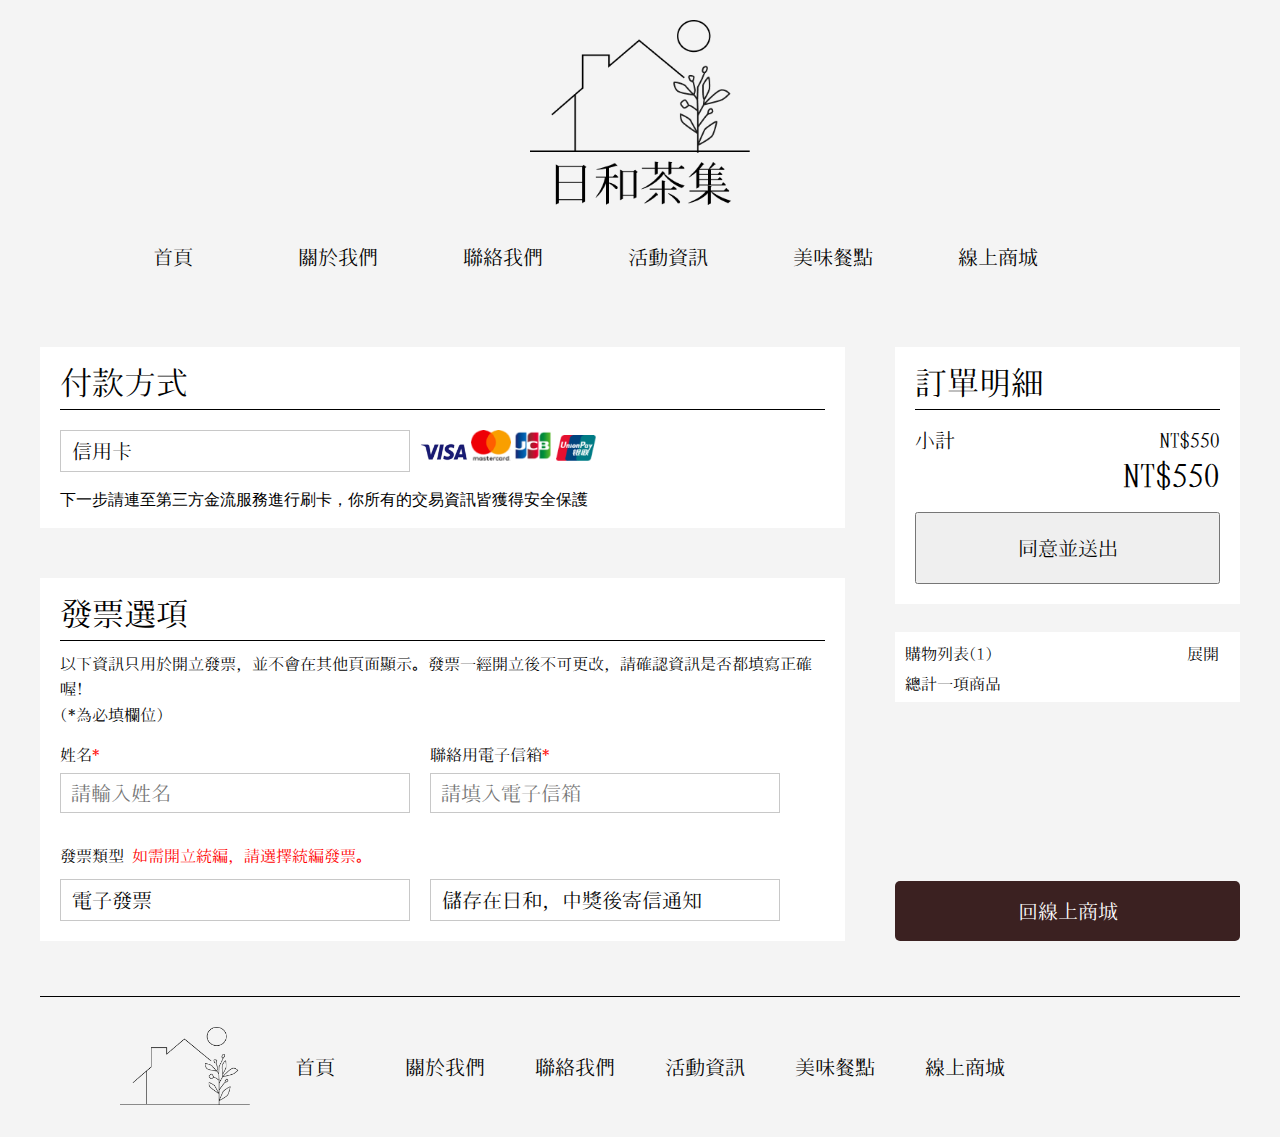
<file: pay.html>
<!DOCTYPE html>
<html lang="en">

<head>
    <meta charset="UTF-8">
    <meta http-equiv="X-UA-Compatible" content="IE=edge">
    <meta name="viewport" content="width=device-width, initial-scale=1.0">
    <title>日和茶集</title>
    <link rel="stylesheet" href="./css/reset.css">

    <link rel="preconnect" href="https://fonts.googleapis.com">
    <link rel="preconnect" href="https://fonts.gstatic.com" crossorigin>
    <link href="https://fonts.googleapis.com/css2?family=Amiri:wght@400;700&display=swap" rel="stylesheet">
    <link href="https://fonts.googleapis.com/css2?family=Amiri&display=swap" rel="stylesheet">

    <link rel="stylesheet" href="./css/nav_footer.css">
    <link rel="stylesheet" href="https://cdnjs.cloudflare.com/ajax/libs/font-awesome/6.3.0/css/all.min.css"
        integrity="sha512-SzlrxWUlpfuzQ+pcUCosxcglQRNAq/DZjVsC0lE40xsADsfeQoEypE+enwcOiGjk/bSuGGKHEyjSoQ1zVisanQ=="
        crossorigin="anonymous" referrerpolicy="no-referrer" />
    <link rel="stylesheet" href="./css/hanamin-master/HanaMin.css">
    <link href="./images/icon.ico" rel="shortcut icon" />

    <link rel="stylesheet" href="./css/pay.css">
</head>

<body>
    <div class="warp">
        <header>
            <div class="logo">
                <a href="./index.html"><img src="./images/Logo.png" alt=""></a>
            </div>
            <ul>
                <li><a href="index.html">首頁</a></li>
                <li><a href="about.html">關於我們</a></li>
                <li><a href="contact.html">聯絡我們</a></li>
                <li><a href="event.html">活動資訊</a></li>
                <li><a href="food.html">美味餐點</a></li>
                <li><a href="productList.html">線上商城</a></li>
                <li><a href="shoppingcar.html"><i class="fa-solid fa-cart-shopping"></i></a></li>
            </ul>
        </header>

        <div class="container">
            <main>
                <div class="main-top">
                    <h4>付款方式</h4>
                    <div class="pay">
                        <div class="btn">
                            <button>
                                <span>信用卡</span>
                                <span class="triangle">
                                    <i class="fa-solid fa-caret-down"></i>
                                </span>
                            </button>
                        </div>
                        <div class="img">
                            <img src="./images/pay/1.png" alt="">
                            <img src="./images/pay/2.png" alt="">
                            <img src="./images/pay/3.png" alt="">
                            <img src="./images/pay/4.png" alt="">
                        </div>

                    </div>
                    <p>下一步請連至第三方金流服務進行刷卡，你所有的交易資訊皆獲得安全保護</p>
                </div>

                
                <div class="main-bottom">
                    <h4>發票選項</h4>
                    <p>以下資訊只用於開立發票，並不會在其他頁面顯示。發票一經開立後不可更改，請確認資訊是否都填寫正確喔! <br>(<span>*</span>為必填欄位)</p>
                    <div class="input-top">
                        <div class="name">
                            <label for="name">姓名<span>*</span></label>
                            <br>
                            <input type="text" id="name" placeholder="請輸入姓名">
                        </div>
                        <div class="email">
                            <label for="email">聯絡用電子信箱<span>*</span></label>
                            <br>
                            <input type="text" id="email" placeholder="請填入電子信箱">
                        </div>
                    </div>
                    <div class="input-buttom">
                        <div class="receipt">
                            <p>發票類型 <span>如需開立統編，請選擇統編發票。</span></p>
                            <button>
                                <span>
                                    電子發票
                                </span>
                                <span class="triangle">
                                    <i class="fa-solid fa-caret-down"></i>
                                </span>
                            </button>
                        </div>
                        <div class="save">
                            <button>
                                <span>儲存在日和，中獎後寄信通知</span>
                                <span class="triangle">
                                    <i class="fa-solid fa-caret-down"></i>
                                </span>
                            </button>
                        </div>
                    </div>
                </div>
            </main>
            <aside>
                <div class="aside-top">
                    <h3>訂單明細</h3>
                    <div class="block1">
                        <p class="left">小計</p>
                        <p class="right">NT$550</p>
                    </div>
                    <div class="block2">
                        <p>NT$550</p>
                    </div>
                    <div class="aside-btn">
                        <button>同意並送出</button>
                    </div>
                </div>
                <div class="aside-center">
                    <div class="block3">
                        <p>購物列表(1)</p>
                        <button>
                            <span>
                                <p>展開</p>
                            </span>
                            <span>
                                <i class="fa-solid fa-caret-down"></i>
                            </span>
                        </button>
                    </div>
                    <div class="block4">
                        <p>總計一項商品</p>
                    </div>
                </div>

                <div class="aside-bottom">
                    <a href="./productList.html">回線上商城</a>
                </div>
            </aside>
        </div>

        <footer>
            <ul>
                <li><a href="index.html"><img src="./images/index/logo.png" alt=""></a></li>
                <li><a href="index.html">首頁</a></li>
                <li><a href="about.html">關於我們</a></li>
                <li><a href="contact.html">聯絡我們</a></li>
                <li><a href="event.html">活動資訊</a></li>
                <li><a href="food.html">美味餐點</a></li>
                <li><a href="productList.html">線上商城</a></li>
                <li><a href=""><i class="fa-brands fa-instagram"></i></a></li>
            </ul>
        </footer>

</body>

</html>
</file>
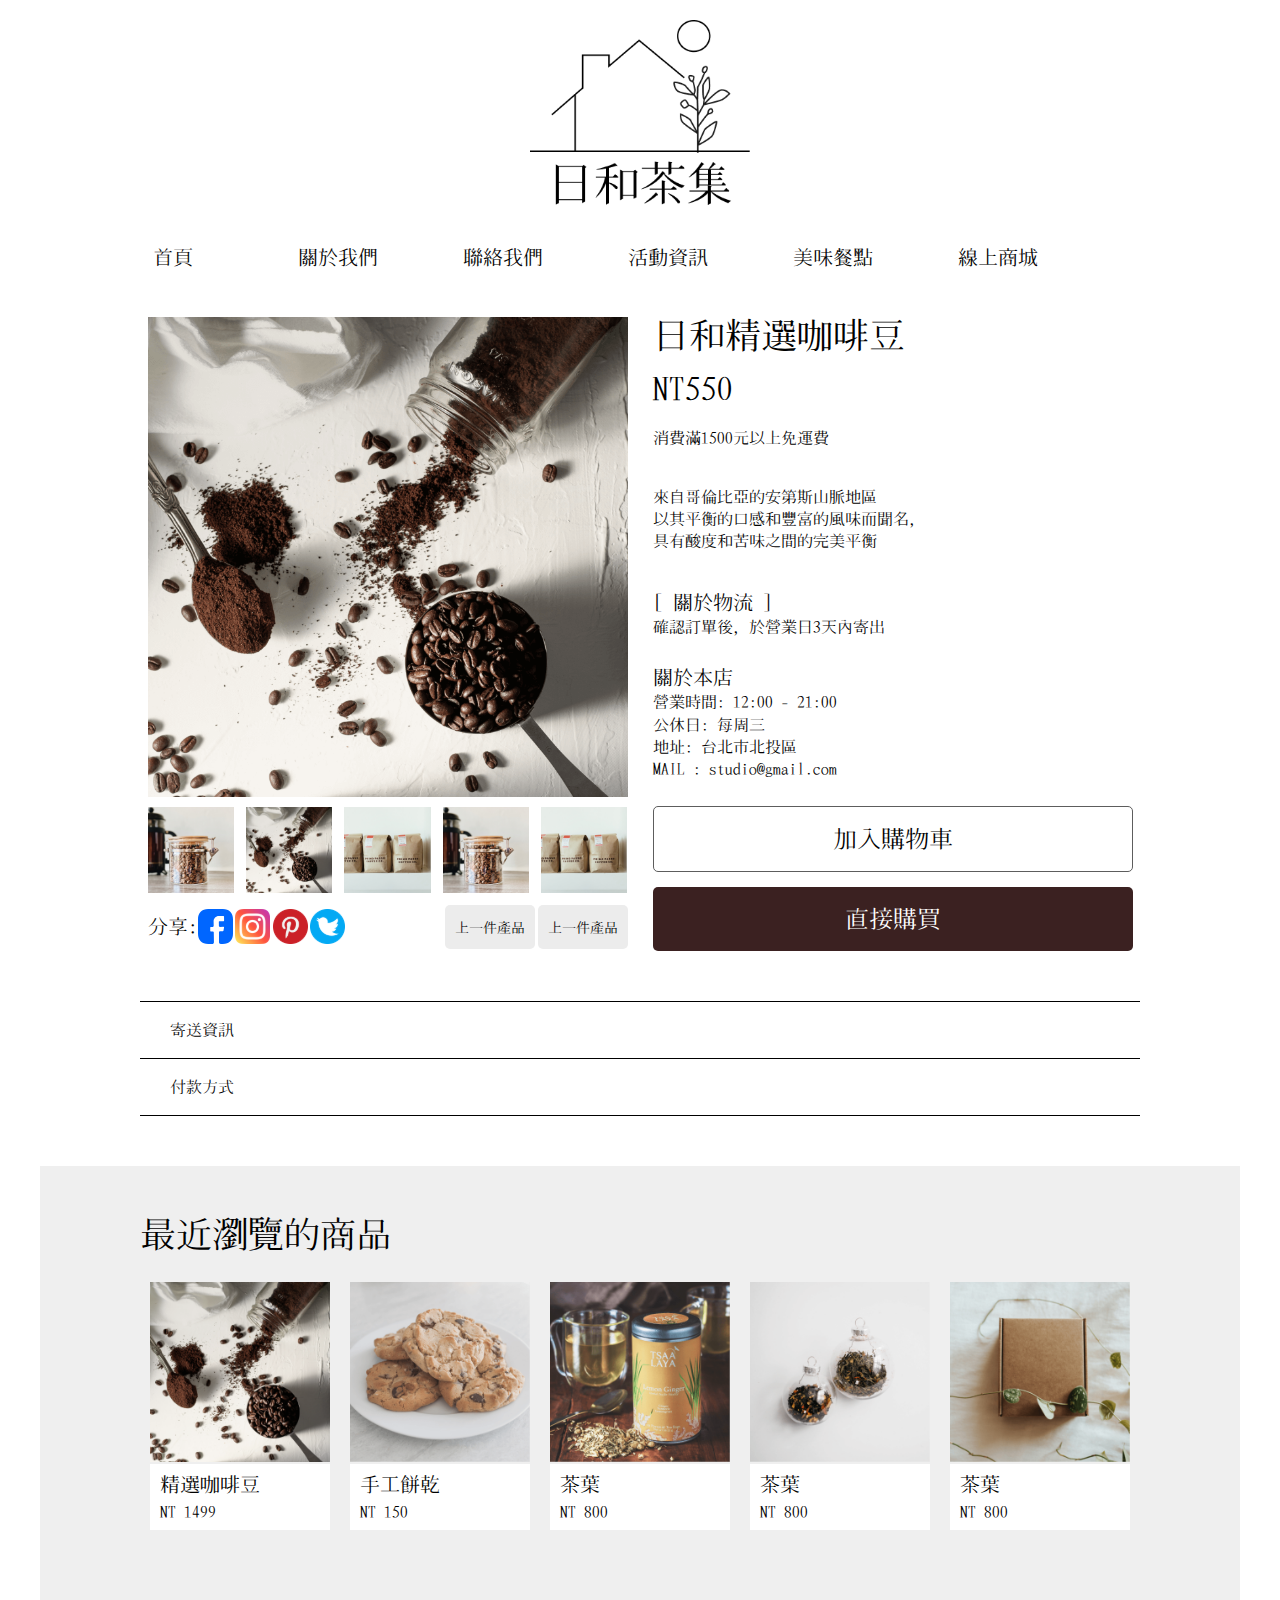
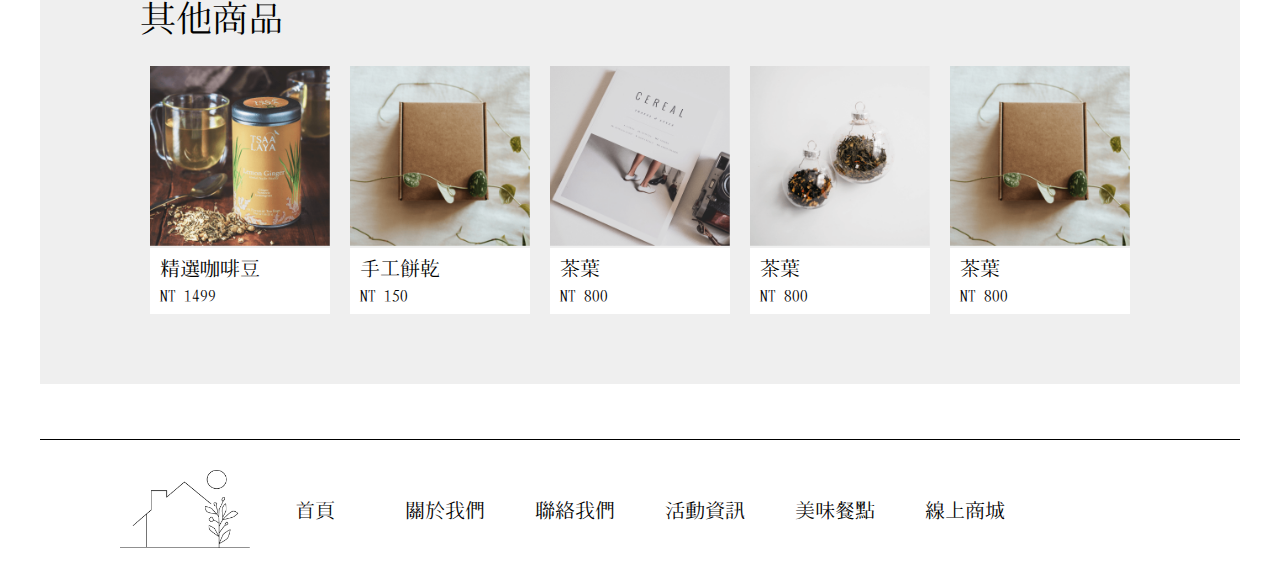
<file: productInner.html>
<!DOCTYPE html>
<html lang="en">

<head>
    <meta charset="UTF-8">
    <meta http-equiv="X-UA-Compatible" content="IE=edge">
    <meta name="viewport" content="width=device-width, initial-scale=1.0">
    <title>日和茶集</title>
    <link rel="stylesheet" href="./css/reset.css">

    <link rel="preconnect" href="https://fonts.googleapis.com">
    <link rel="preconnect" href="https://fonts.gstatic.com" crossorigin>
    <link href="https://fonts.googleapis.com/css2?family=Amiri:wght@400;700&display=swap" rel="stylesheet">
    <link href="https://fonts.googleapis.com/css2?family=Amiri&display=swap" rel="stylesheet">

    <link rel="stylesheet" href="./css/nav_footer.css">
    <link rel="stylesheet" href="https://cdnjs.cloudflare.com/ajax/libs/font-awesome/6.3.0/css/all.min.css"
        integrity="sha512-SzlrxWUlpfuzQ+pcUCosxcglQRNAq/DZjVsC0lE40xsADsfeQoEypE+enwcOiGjk/bSuGGKHEyjSoQ1zVisanQ=="
        crossorigin="anonymous" referrerpolicy="no-referrer" />
    <link rel="stylesheet" href="./css/hanamin-master/HanaMin.css">
    <link href="./images/icon.ico" rel="shortcut icon" />
    <link rel="stylesheet" href="./css/productInner.css">
</head>

<body>
    <div class="warp">
        <header>
            <div class="logo">
                <a href="./index.html"><img src="./images/Logo.png" alt=""></a>
            </div>
            <ul>
                <li><a href="index.html">首頁</a></li>
                <li><a href="about.html">關於我們</a></li>
                <li><a href="contact.html">聯絡我們</a></li>
                <li><a href="event.html">活動資訊</a></li>
                <li><a href="food.html">美味餐點</a></li>
                <li><a href="productList.html">線上商城</a></li>
                <li><a href="shoppingcar.html"><i class="fa-solid fa-cart-shopping"></i></a></li>
            </ul>
        </header>

        <article>
            <section class="sec1">
                <div class="sec1-left">
                    <div class="big-product">
                        <img src="./images/productinner/8.png" alt="">
                    </div>
                    <div class="small-product">
                        <a href="#"><img src="./images/productinner/11.png" alt=""></a>
                        <a href="#"><img src="./images/productinner/9.png" alt=""></a>
                        <a href="#"><img src="./images/productinner/10.png" alt=""></a>
                        <a href="#"><img src="./images/productinner/11.png" alt=""></a>
                        <a href="#"><img src="./images/productinner/10.png" alt=""></a>
                    </div>

                    <div class="bar">
                        <div class="bar-left">
                            <div class="share">
                                <p>分享:</p>
                            </div>
                            <div class="icon-link">
                                <a href="#">
                                    <img src="./images/productinner/fb.svg" alt="">
                                </a>
                                <a href="#">
                                    <img src="./images/productinner/ig.svg" alt="">
                                </a>
                                <a href="#">
                                    <img src="./images/productinner/pinterest.svg" alt="">
                                </a>
                                <a href="#">
                                    <img src="./images/productinner/twitter.svg" alt="">
                                </a>
                            </div>

                        </div>

                        <div class="bar-right">
                            <a href="#"><i class="fa-solid fa-arrow-left"></i>上一件產品</a>
                            <a href="#">上一件產品<i class="fa-solid fa-arrow-right"></i></a>
                        </div>
                    </div>

                </div>


                <div class="sec1-right">
                    <div class="title">
                        <h3>日和精選咖啡豆</h3>
                        <h4><span>NT</span>550</h4>
                    </div>

                    <div class="text1">
                        <p>消費滿1500元以上免運費</p>
                    </div>

                    <div class="text2">
                        <p>
                            來自哥倫比亞的安第斯山脈地區<br>
                            以其平衡的口感和豐富的風味而聞名，<br>
                            具有酸度和苦味之間的完美平衡
                        </p>
                    </div>

                    <div class="text3">
                        <h4>[<span>關於物流</span>]</h4>
                        <p>確認訂單後，於營業日3天內寄出</p>
                    </div>

                    <div class="text4">
                        <h4>關於本店</h4>
                        <p>
                            營業時間: 12:00 - 21:00 <br>
                            公休日: 每周三<br>
                            地址: 台北市北投區<br>
                            MAIL : studio@gmail.com <br>
                        </p>
                    </div>

                    <div class="link">
                        <a href="#">加入購物車</a>
                    </div>
                    <div class="link2">
                        <a href="./pay.html">直接購買</a>
                    </div>
                </div>
            </section>

            <section class="sec2">
                <div class="sec2-top">
                    <a href="#">
                        <i class="fa-solid fa-truck"></i>寄送資訊
                    </a>
                </div>
                <div class="sec2-bottom">
                    <a href="#">
                        <i class="fa-solid fa-sack-dollar"></i>付款方式
                    </a>
                </div>
            </section>

            <section class="sec3">
                <div class="sec3-warp">
                    <div class="sec3-top">
                        <h3>最近瀏覽的商品</h3>
                        <ul>
                            <li>
                                <a href="#">
                                    <img src="./images/productinner/12.png" alt="">
                                    <div class="text-content">
                                        <h4>精選咖啡豆</h4>
                                        <p>NT 1499</p>
                                    </div>
                                </a>
                            </li>
                            <li>
                                <a href="#">
                                    <img src="./images/productinner/1.png" alt="">
                                    <div class="text-content">
                                        <h4>手工餅乾</h4>
                                        <p>NT 150</p>
                                    </div>
                                </a>
                            </li>
                            <li>
                                <a href="#">
                                    <img src="./images/productinner/7.png" alt="">
                                    <div class="text-content">
                                        <h4>茶葉</h4>
                                        <p>NT 800</p>
                                    </div>
                                </a>
                            </li>
                            <li>
                                <a href="#">
                                    <img src="./images/productinner/2.png" alt="">
                                    <div class="text-content">
                                        <h4>茶葉</h4>
                                        <p>NT 800</p>
                                    </div>
                                </a>
                            </li>
                            <li>
                                <a href="#">
                                    <img src="./images/productinner/5.png" alt="">
                                    <div class="text-content">
                                        <h4>茶葉</h4>
                                        <p>NT 800</p>
                                    </div>
                                </a>
                            </li>
                        </ul>
                    </div>
                    <div class="sec3-bottom">
                        <h3>其他商品</h3>
                        <ul>
                            <li>
                                <a href="#">
                                    <img src="./images/productinner/7.png" alt="">
                                    <div class="text-content">
                                        <h4>精選咖啡豆</h4>
                                        <p>NT 1499</p>
                                    </div>
                                </a>
                            </li>
                            <li>
                                <a href="#">
                                    <img src="./images/productinner/5.png" alt="">
                                    <div class="text-content">
                                        <h4>手工餅乾</h4>
                                        <p>NT 150</p>
                                    </div>
                                </a>
                            </li>
                            <li>
                                <a href="#">
                                    <img src="./images/productinner/3.png" alt="">
                                    <div class="text-content">
                                        <h4>茶葉</h4>
                                        <p>NT 800</p>
                                    </div>
                                </a>
                            </li>
                            <li>
                                <a href="#">
                                    <img src="./images/productinner/2.png" alt="">
                                    <div class="text-content">
                                        <h4>茶葉</h4>
                                        <p>NT 800</p>
                                    </div>
                                </a>
                            </li>
                            <li>
                                <a href="#">
                                    <img src="./images/productinner/5.png" alt="">
                                    <div class="text-content">
                                        <h4>茶葉</h4>
                                        <p>NT 800</p>
                                    </div>
                                </a>
                            </li>
                        </ul>
                    </div>
                </div>
            </section>
        </article>


        <footer>
            <ul>
                <li><a href="index.html"><img src="./images/index/logo.png" alt=""></a></li>
                <li><a href="index.html">首頁</a></li>
                <li><a href="about.html">關於我們</a></li>
                <li><a href="contact.html">聯絡我們</a></li>
                <li><a href="event.html">活動資訊</a></li>
                <li><a href="food.html">美味餐點</a></li>
                <li><a href="productList.html">線上商城</a></li>
                <li><a href=""><i class="fa-brands fa-instagram"></i></a></li>
            </ul>
        </footer>
    </div>

</body>

</html>
</file>
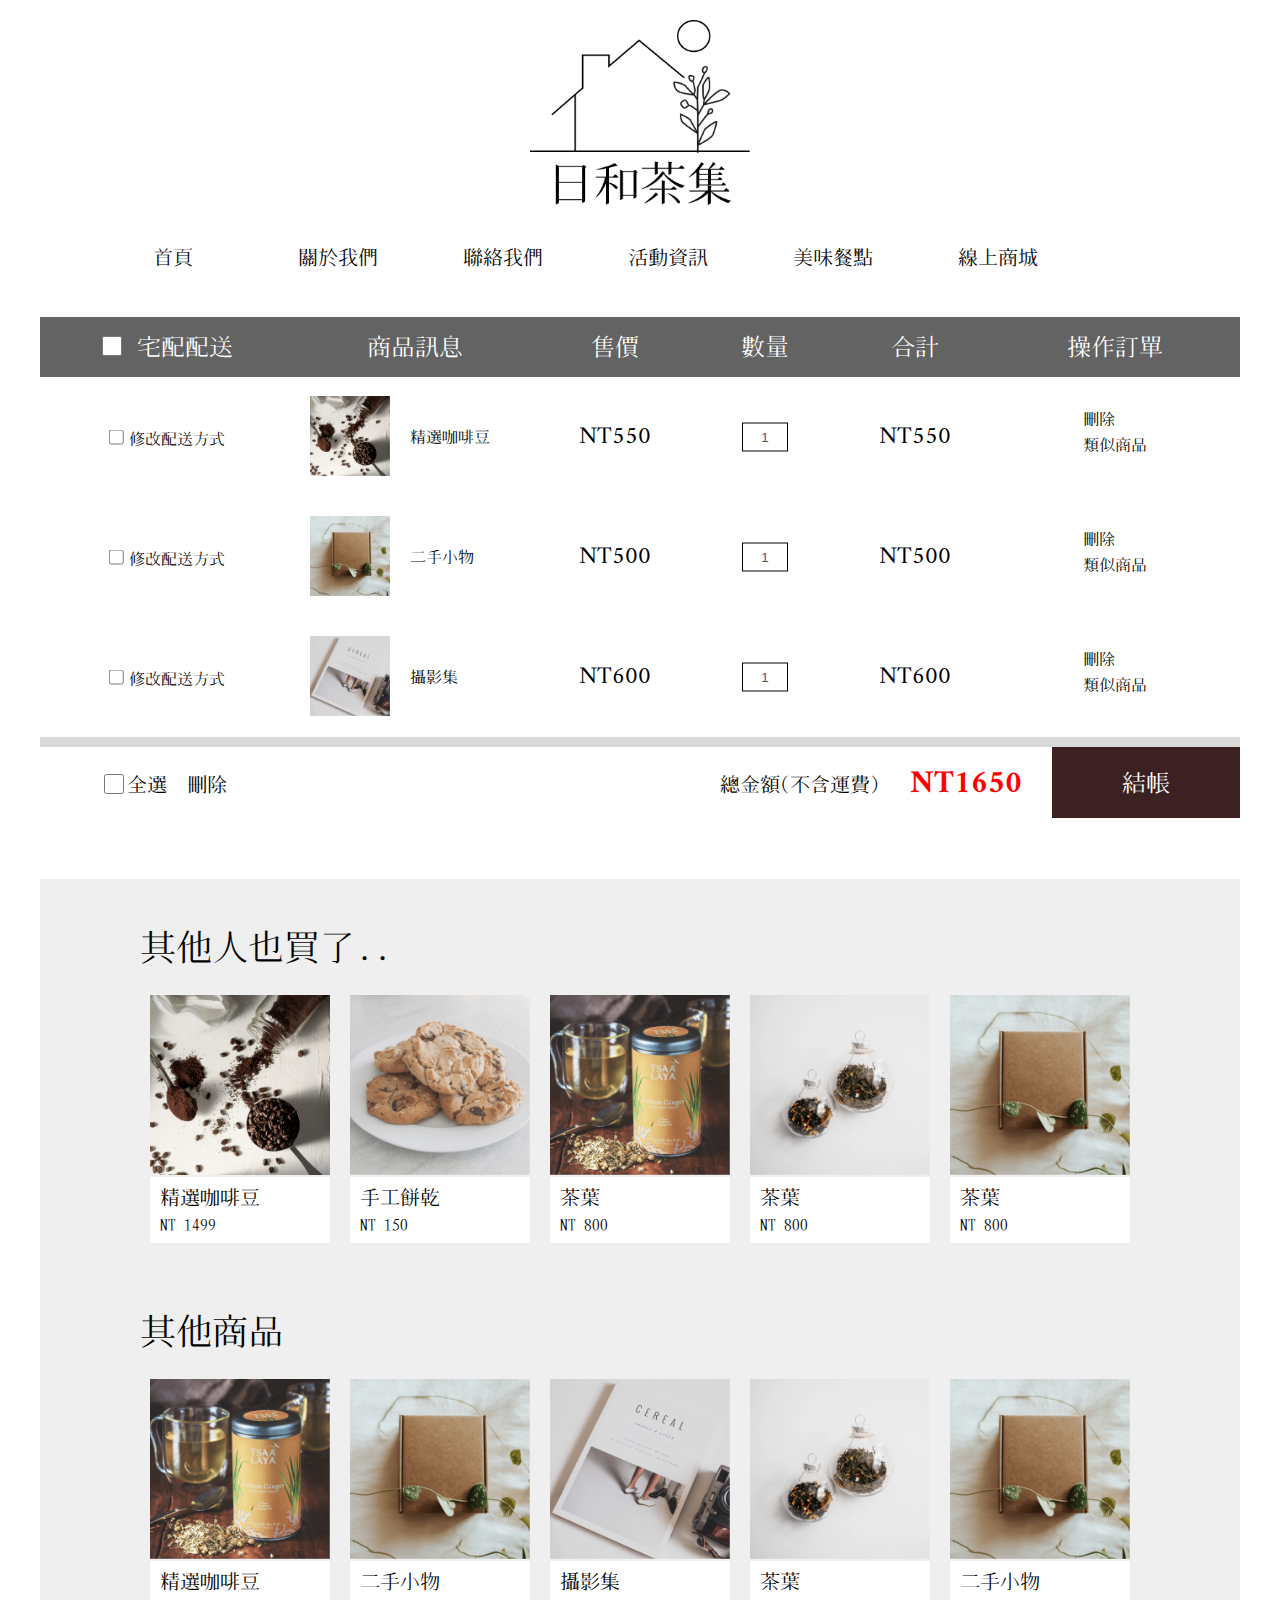
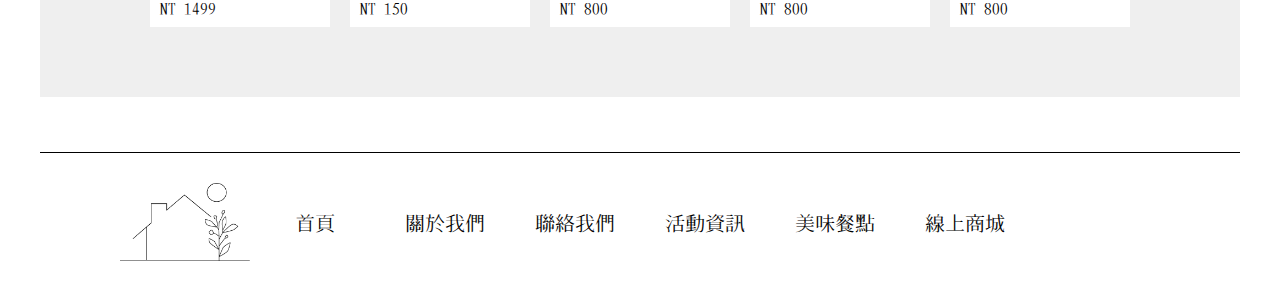
<file: shoppingcar.html>
<!DOCTYPE html>
<html lang="en">

<head>
    <meta charset="UTF-8">
    <meta http-equiv="X-UA-Compatible" content="IE=edge">
    <meta name="viewport" content="width=device-width, initial-scale=1.0">
    <title>日和茶集</title>

    <link rel="stylesheet" href="./css/reset.css">



    <!-- 字體-->
    <link rel="preconnect" href="https://fonts.googleapis.com">
    <link rel="preconnect" href="https://fonts.gstatic.com" crossorigin>
    <link href="https://fonts.googleapis.com/css2?family=Amiri:wght@400;700&display=swap" rel="stylesheet">
    <link href="https://fonts.googleapis.com/css2?family=Amiri&display=swap" rel="stylesheet">

    <link rel="stylesheet" href="https://cdnjs.cloudflare.com/ajax/libs/font-awesome/6.3.0/css/all.min.css"
        integrity="sha512-SzlrxWUlpfuzQ+pcUCosxcglQRNAq/DZjVsC0lE40xsADsfeQoEypE+enwcOiGjk/bSuGGKHEyjSoQ1zVisanQ=="
        crossorigin="anonymous" referrerpolicy="no-referrer" />

    <link rel="stylesheet" href="./css/nav_footer.css">
    <link rel="stylesheet" href="https://cdnjs.cloudflare.com/ajax/libs/font-awesome/6.3.0/css/all.min.css"
        integrity="sha512-SzlrxWUlpfuzQ+pcUCosxcglQRNAq/DZjVsC0lE40xsADsfeQoEypE+enwcOiGjk/bSuGGKHEyjSoQ1zVisanQ=="
        crossorigin="anonymous" referrerpolicy="no-referrer" />
    <link rel="stylesheet" href="./css/hanamin-master/HanaMin.css">
    <link href="./images/icon.ico" rel="shortcut icon" />


    <link rel="stylesheet" href="./css/shoppingcar.css">
</head>

<body>
    <div class="warp">
        <header>
            <div class="logo">
                <a href="./index.html"><img src="./images/Logo.png" alt=""></a>
            </div>
            <ul>
                <li><a href="index.html">首頁</a></li>
                <li><a href="about.html">關於我們</a></li>
                <li><a href="contact.html">聯絡我們</a></li>
                <li><a href="event.html">活動資訊</a></li>
                <li><a href="food.html">美味餐點</a></li>
                <li><a href="productList.html">線上商城</a></li>
                <li><a href="shoppingcar.html"><i class="fa-solid fa-cart-shopping"></i></a></li>
            </ul>
        </header>

        <article>
            <table class="shoppingcar">
                <thead>
                    <tr>
                        <th width="250">
                            <input type="checkbox" id="check" name="check">
                            <span>宅配配送</span>
                        </th>
                        <th width="250">
                            <p>商品訊息</p>
                        </th>
                        <th width="150">
                            <p>售價</p>
                        </th>
                        <th width="150">
                            <p>數量</p>
                        </th>
                        <th width="150">
                            <p>合計</p>
                        </th>
                        <th width="250">
                            <p>操作訂單</p>
                        </th>
                    </tr>
                </thead>

                <tbody>
                    <tr class="cartList">
                        <td>
                            <div class="block1">
                                <input type="checkbox">
                                <span>修改配送方式</span>
                            </div>
                        </td>
                        <td>
                            <div class="block2">
                                <a href="#"><img src="./images/shoppingcar/6.png" alt=""></a>
                                <p>精選咖啡豆</p>
                            </div>
                        </td>
                        <td>
                            <div class="block3">
                                <p>NT<span class="price">550</span></p>
                            </div>
                        </td>
                        <td>
                            <div class="block4">
                                <i class="fa-solid fa-minus minus-btn"></i>
                                <input type="text" value="1" class="numinput" disabled>
                                <i class="fa-solid fa-plus plus-btn"></i>
                            </div>
                        </td>
                        <td>
                            <div class="block5">
                                <span class="totalpay">NT550</span>
                            </div>
                        </td>
                        <td>
                            <div class="block6">
                                <p>刪除</p>
                                <p>類似商品</p>
                            </div>
                        </td>
                    </tr>


                    <tr class="cartList">
                        <td>
                            <div class="block1">
                                <input type="checkbox">
                                <span>修改配送方式</span>
                            </div>
                        </td>
                        <td>
                            <div class="block2">
                                <a href="#"><img src="./images/shoppingcar/5.png" alt=""></a>
                                <p>二手小物</p>
                            </div>
                        </td>
                        <td>
                            <div class="block3">
                                <p>NT<span class="price">500</span></p>
                            </div>
                        </td>
                        <td>
                            <div class="block4">
                                <i class="fa-solid fa-minus minus-btn"></i>
                                <input type="text" value="1" class="numinput" disabled>
                                <i class="fa-solid fa-plus plus-btn"></i>
                            </div>
                        </td>
                        <td>
                            <div class="block5">
                                <span class="totalpay">NT500</span>
                            </div>
                        </td>
                        <td>
                            <div class="block6">
                                <p>刪除</p>
                                <p>類似商品</p>
                            </div>
                        </td>
                    </tr>


                    <tr class="cartList">
                        <td>
                            <div class="block1">
                                <input type="checkbox">
                                <span>修改配送方式</span>
                            </div>
                        </td>
                        <td>
                            <div class="block2">
                                <a href="#"><img src="./images/shoppingcar/3.png" alt=""></a>
                                <p>攝影集</p>
                            </div>
                        </td>
                        <td>
                            <div class="block3">
                                <p>NT<span class="price">600</span></p>
                            </div>
                        </td>
                        <td>
                            <div class="block4">
                                <i class="fa-solid fa-minus minus-btn"></i>
                                <input type="text" value="1" class="numinput" disabled>
                                <i class="fa-solid fa-plus plus-btn"></i>
                            </div>
                        </td>
                        <td>
                            <div class="block5">
                                <span class="totalpay">NT600</span>
                            </div>
                        </td>
                        <td>
                            <div class="block6">
                                <p>刪除</p>
                                <p>類似商品</p>
                            </div>
                        </td>
                    </tr>

                    <tr class="bar">
                        <td colspan="6"></td>
                    </tr>
                </tbody>
            </table>


            <section class="sec-block">
                <div class="sec-left">
                    <input type="checkbox">
                    <span class="text1">全選</span>
                    <a href="#"><span class="text2">刪除</span></a>
                </div>
                <div class="sec-right">

                    <span>總金額(不含運費)</span>
                    <span class="total">NT1650</span>
                    <a href="./pay.html">結帳</a>
                </div>
            </section>

            <section class="sec3">
                <div class="sec3-warp">
                    <div class="sec3-top">
                        <h3>其他人也買了..</h3>
                        <ul>
                            <li>
                                <a href="#">
                                    <img src="./images/productinner/12.png" alt="">
                                    <div class="text-content">
                                        <h4>精選咖啡豆</h4>
                                        <p>NT 1499</p>
                                    </div>
                                </a>
                            </li>
                            <li>
                                <a href="#">
                                    <img src="./images/productinner/1.png" alt="">
                                    <div class="text-content">
                                        <h4>手工餅乾</h4>
                                        <p>NT 150</p>
                                    </div>
                                </a>
                            </li>
                            <li>
                                <a href="#">
                                    <img src="./images/productinner/7.png" alt="">
                                    <div class="text-content">
                                        <h4>茶葉</h4>
                                        <p>NT 800</p>
                                    </div>
                                </a>
                            </li>
                            <li>
                                <a href="#">
                                    <img src="./images/productinner/2.png" alt="">
                                    <div class="text-content">
                                        <h4>茶葉</h4>
                                        <p>NT 800</p>
                                    </div>
                                </a>
                            </li>
                            <li>
                                <a href="#">
                                    <img src="./images/productinner/5.png" alt="">
                                    <div class="text-content">
                                        <h4>茶葉</h4>
                                        <p>NT 800</p>
                                    </div>
                                </a>
                            </li>
                        </ul>
                    </div>
                    <div class="sec3-bottom">
                        <h3>其他商品</h3>
                        <ul>
                            <li>
                                <a href="#">
                                    <img src="./images/productinner/7.png" alt="">
                                    <div class="text-content">
                                        <h4>精選咖啡豆</h4>
                                        <p>NT 1499</p>
                                    </div>
                                </a>
                            </li>
                            <li>
                                <a href="#">
                                    <img src="./images/productinner/5.png" alt="">
                                    <div class="text-content">
                                        <h4>二手小物</h4>
                                        <p>NT 150</p>
                                    </div>
                                </a>
                            </li>
                            <li>
                                <a href="#">
                                    <img src="./images/productinner/3.png" alt="">
                                    <div class="text-content">
                                        <h4>攝影集</h4>
                                        <p>NT 800</p>
                                    </div>
                                </a>
                            </li>
                            <li>
                                <a href="#">
                                    <img src="./images/productinner/2.png" alt="">
                                    <div class="text-content">
                                        <h4>茶葉</h4>
                                        <p>NT 800</p>
                                    </div>
                                </a>
                            </li>
                            <li>
                                <a href="#">
                                    <img src="./images/productinner/5.png" alt="">
                                    <div class="text-content">
                                        <h4>二手小物</h4>
                                        <p>NT 800</p>
                                    </div>
                                </a>
                            </li>
                        </ul>
                    </div>
                </div>
            </section>
        </article>

        <footer>
            <ul>
                <li><a href="index.html" class="logo"><img src="./images/index/logo.png" alt=""></a></li>
                <li><a href="index.html">首頁</a></li>
                <li><a href="about.html">關於我們</a></li>
                <li><a href="contact.html">聯絡我們</a></li>
                <li><a href="event.html">活動資訊</a></li>
                <li><a href="food.html">美味餐點</a></li>
                <li><a href="productList.html">線上商城</a></li>
                <li><a href=""><i class="fa-brands fa-instagram"></i></a></li>
            </ul>
        </footer>
    </div>

    <script src="./js/shoppingcar.js"></script>
</body>

</html>
</file>
<file: css/nav_footer.css>
:root{
    font-size: 10px;
}


.warp {
    max-width: 1200px;
    margin: 0 auto;
}

.warp header div.logo {
    text-align: center;
    margin-top: 20px;
}

.warp header div.logo img {
    width: 220px;
}

.warp header ul {
    display: flex;
    justify-content: space-around;
    margin-top: 30px;
    padding: 0 50px;
    /* background-color: gray; */
    text-align: center;
}

.warp header ul li{
    width: 15%;
}
.warp header ul li:last-child{
    width: 10%;
}
.warp header ul li a {
    text-decoration: none;
    color: black;
    font-family: HanaMin;
    font-size: 2rem;
    /* display: block; */
    padding: 10px 20px;
    transition: 0.3s;
    /* background-color: red; */
}

.warp header ul li a:hover {
    background-color: #535353;
    color: white;
}

.warp header ul li:nth-child(7) a:hover {
    color: black;
    background-color: white;
}


/*footer*/

footer ul {
    display: flex;
    justify-content: space-around;
    align-items: center;
    margin-top: 55px;
    padding: 20px 80px;
    border-top: 1px solid black;
    /* max-width: 100%; */
    /* background-color: goldenrod; */
}

footer ul li{
    width: 12.5%;
    text-align: center;
}
footer ul li img {
    width: 100%;
}



footer ul li a:hover {
    background-color: #535353;
    color: white;
}

footer ul li a{
    padding: none;
}
footer ul li:nth-child(1) a:hover {
    color: black;
    background-color: white;
}

footer ul li:nth-child(8) a:hover {
    color: black;
    background-color: white;
}
footer ul li a {
    text-decoration: none;
    color: black;
    font-family: HanaMin;
    font-size: 2rem;
    display: block;
    padding: 10px 0;
    transition: 0.3s;
}
</file>
<file: css/hanamin-master/HanaMin.css>
/**
 * Font Splitter
 * https://github.com/VdustR/font-splitter
 */

@font-face {
  font-family: HanaMin;
  font-style: normal;
  font-weight: 400;
  font-display: swap;
  src: local("花園明朝A Regular"), local("HanaMinA"),
    url(HanaMinA.Basic-Latin.woff2) format("woff2");
  unicode-range: U+0, U+8-9, U+d, U+1d, U+20-7e;
}

@font-face {
  font-family: HanaMin;
  font-style: normal;
  font-weight: 400;
  font-display: swap;
  src: local("花園明朝A Regular"), local("HanaMinA"),
    url(HanaMinA.Latin-1-Supplement.woff2) format("woff2");
  unicode-range: U+80-ff;
}

@font-face {
  font-family: HanaMin;
  font-style: normal;
  font-weight: 400;
  font-display: swap;
  src: local("花園明朝A Regular"), local("HanaMinA"),
    url(HanaMinA.Latin-Extended-A.woff2) format("woff2");
  unicode-range: U+100-17f;
}

@font-face {
  font-family: HanaMin;
  font-style: normal;
  font-weight: 400;
  font-display: swap;
  src: local("花園明朝A Regular"), local("HanaMinA"),
    url(HanaMinA.Latin-Extended-B.woff2) format("woff2");
  unicode-range: U+180-24f;
}

@font-face {
  font-family: HanaMin;
  font-style: normal;
  font-weight: 400;
  font-display: swap;
  src: local("花園明朝A Regular"), local("HanaMinA"),
    url(HanaMinA.IPA-Extensions.woff2) format("woff2");
  unicode-range: U+250-2af;
}

@font-face {
  font-family: HanaMin;
  font-style: normal;
  font-weight: 400;
  font-display: swap;
  src: local("花園明朝A Regular"), local("HanaMinA"),
    url(HanaMinA.Spacing-Modifier-Letters.woff2) format("woff2");
  unicode-range: U+2b0-2c4, U+2c6-2eb, U+2ed-2ee, U+2f1-2f8;
}

@font-face {
  font-family: HanaMin;
  font-style: normal;
  font-weight: 400;
  font-display: swap;
  src: local("花園明朝A Regular"), local("HanaMinA"),
    url(HanaMinA.Combining-Diacritical-Marks.woff2) format("woff2");
  unicode-range: U+358;
}

@font-face {
  font-family: HanaMin;
  font-style: normal;
  font-weight: 400;
  font-display: swap;
  src: local("花園明朝A Regular"), local("HanaMinA"),
    url(HanaMinA.Greek-and-Coptic.woff2) format("woff2");
  unicode-range: U+370-377, U+37a-37f, U+384-38a, U+38c, U+38e-3a1, U+3a3-3e1,
    U+3ed, U+3f0-3ff;
}

@font-face {
  font-family: HanaMin;
  font-style: normal;
  font-weight: 400;
  font-display: swap;
  src: local("花園明朝A Regular"), local("HanaMinA"),
    url(HanaMinA.Cyrillic.woff2) format("woff2");
  unicode-range: U+400-47b, U+47e-483, U+48a-4ff;
}

@font-face {
  font-family: HanaMin;
  font-style: normal;
  font-weight: 400;
  font-display: swap;
  src: local("花園明朝A Regular"), local("HanaMinA"),
    url(HanaMinA.Cyrillic-Supplement.woff2) format("woff2");
  unicode-range: U+500-52f;
}

@font-face {
  font-family: HanaMin;
  font-style: normal;
  font-weight: 400;
  font-display: swap;
  src: local("花園明朝A Regular"), local("HanaMinA"),
    url(HanaMinA.Armenian.woff2) format("woff2");
  unicode-range: U+531-532, U+534-538, U+53b-53f, U+542, U+544, U+546, U+548,
    U+54a, U+54c-556, U+559-55f, U+561-566, U+568, U+56b-56d, U+56f-570, U+572,
    U+574-578, U+57a-587, U+589-58a, U+58f;
}

@font-face {
  font-family: HanaMin;
  font-style: normal;
  font-weight: 400;
  font-display: swap;
  src: local("花園明朝A Regular"), local("HanaMinA"),
    url(HanaMinA.Hebrew.woff2) format("woff2");
  unicode-range: U+5d0;
}

@font-face {
  font-family: HanaMin;
  font-style: normal;
  font-weight: 400;
  font-display: swap;
  src: local("花園明朝A Regular"), local("HanaMinA"),
    url(HanaMinA.Thai.woff2) format("woff2");
  unicode-range: U+e01-e30, U+e32-e34, U+e3f-e46, U+e4f, U+e5a;
}

@font-face {
  font-family: HanaMin;
  font-style: normal;
  font-weight: 400;
  font-display: swap;
  src: local("花園明朝A Regular"), local("HanaMinA"),
    url(HanaMinA.Georgian.woff2) format("woff2");
  unicode-range: U+10a0-10a1, U+10a4, U+10a8-10a9, U+10b2, U+10b4, U+10b6-10b7,
    U+10b9, U+10bd, U+10d0, U+10d2, U+10d4-10d5, U+10d7, U+10d9, U+10dd, U+10e0,
    U+10fc;
}

@font-face {
  font-family: HanaMin;
  font-style: normal;
  font-weight: 400;
  font-display: swap;
  src: local("花園明朝A Regular"), local("HanaMinA"),
    url(HanaMinA.Hangul-Jamo.woff2) format("woff2");
  unicode-range: U+1100-11ff;
}

@font-face {
  font-family: HanaMin;
  font-style: normal;
  font-weight: 400;
  font-display: swap;
  src: local("花園明朝A Regular"), local("HanaMinA"),
    url(HanaMinA.Cherokee.woff2) format("woff2");
  unicode-range: U+13a0-13b7, U+13bb, U+13c0, U+13c3, U+13cf-13d0, U+13d2,
    U+13d9-13da, U+13de-13df, U+13e2, U+13e6-13e8, U+13eb, U+13f4;
}

@font-face {
  font-family: HanaMin;
  font-style: normal;
  font-weight: 400;
  font-display: swap;
  src: local("花園明朝A Regular"), local("HanaMinA"),
    url(HanaMinA.Ogham.woff2) format("woff2");
  unicode-range: U+1680-169c;
}

@font-face {
  font-family: HanaMin;
  font-style: normal;
  font-weight: 400;
  font-display: swap;
  src: local("花園明朝A Regular"), local("HanaMinA"),
    url(HanaMinA.Runic.woff2) format("woff2");
  unicode-range: U+16a0-16f8;
}

@font-face {
  font-family: HanaMin;
  font-style: normal;
  font-weight: 400;
  font-display: swap;
  src: local("花園明朝A Regular"), local("HanaMinA"),
    url(HanaMinA.Cyrillic-Extended-C.woff2) format("woff2");
  unicode-range: U+1c80-1c88;
}

@font-face {
  font-family: HanaMin;
  font-style: normal;
  font-weight: 400;
  font-display: swap;
  src: local("花園明朝A Regular"), local("HanaMinA"),
    url(HanaMinA.Sundanese-Supplement.woff2) format("woff2");
  unicode-range: U+1cc0-1cc7;
}

@font-face {
  font-family: HanaMin;
  font-style: normal;
  font-weight: 400;
  font-display: swap;
  src: local("花園明朝A Regular"), local("HanaMinA"),
    url(HanaMinA.Phonetic-Extensions.woff2) format("woff2");
  unicode-range: U+1d00-1d7f;
}

@font-face {
  font-family: HanaMin;
  font-style: normal;
  font-weight: 400;
  font-display: swap;
  src: local("花園明朝A Regular"), local("HanaMinA"),
    url(HanaMinA.Phonetic-Extensions-Supplement.woff2) format("woff2");
  unicode-range: U+1d80-1dbf;
}

@font-face {
  font-family: HanaMin;
  font-style: normal;
  font-weight: 400;
  font-display: swap;
  src: local("花園明朝A Regular"), local("HanaMinA"),
    url(HanaMinA.Latin-Extended-Additional.woff2) format("woff2");
  unicode-range: U+1e00-1eff;
}

@font-face {
  font-family: HanaMin;
  font-style: normal;
  font-weight: 400;
  font-display: swap;
  src: local("花園明朝A Regular"), local("HanaMinA"),
    url(HanaMinA.Greek-Extended.woff2) format("woff2");
  unicode-range: U+1f00-1f15, U+1f18-1f1d, U+1f20-1f45, U+1f48-1f4d, U+1f50-1f57,
    U+1f59, U+1f5b, U+1f5d, U+1f5f-1f7d, U+1f80-1fb4, U+1fb6-1fc4, U+1fc6-1fd3,
    U+1fd6-1fdb, U+1fdd-1fef, U+1ff2-1ff4, U+1ff6-1ffe;
}

@font-face {
  font-family: HanaMin;
  font-style: normal;
  font-weight: 400;
  font-display: swap;
  src: local("花園明朝A Regular"), local("HanaMinA"),
    url(HanaMinA.General-Punctuation.woff2) format("woff2");
  unicode-range: U+2000-2003, U+2007-2008, U+2010-2027, U+2030-2049, U+204b,
    U+204e-2054, U+2056-205e;
}

@font-face {
  font-family: HanaMin;
  font-style: normal;
  font-weight: 400;
  font-display: swap;
  src: local("花園明朝A Regular"), local("HanaMinA"),
    url(HanaMinA.Superscripts-and-Subscripts.woff2) format("woff2");
  unicode-range: U+2070-2071, U+2074-208e, U+2090-209c;
}

@font-face {
  font-family: HanaMin;
  font-style: normal;
  font-weight: 400;
  font-display: swap;
  src: local("花園明朝A Regular"), local("HanaMinA"),
    url(HanaMinA.Currency-Symbols.woff2) format("woff2");
  unicode-range: U+20a0-20bf;
}

@font-face {
  font-family: HanaMin;
  font-style: normal;
  font-weight: 400;
  font-display: swap;
  src: local("花園明朝A Regular"), local("HanaMinA"),
    url(HanaMinA.Combining-Diacritical-Marks-for-Symbols.woff2) format("woff2");
  unicode-range: U+20dd-20e0, U+20e3-20e5;
}

@font-face {
  font-family: HanaMin;
  font-style: normal;
  font-weight: 400;
  font-display: swap;
  src: local("花園明朝A Regular"), local("HanaMinA"),
    url(HanaMinA.Letterlike-Symbols.woff2) format("woff2");
  unicode-range: U+2100-210a, U+210d-210f, U+2112-211a, U+211c-2127, U+2129-212b,
    U+212e, U+2132, U+2135, U+213b, U+213f-2144, U+214b, U+214d-214e;
}

@font-face {
  font-family: HanaMin;
  font-style: normal;
  font-weight: 400;
  font-display: swap;
  src: local("花園明朝A Regular"), local("HanaMinA"),
    url(HanaMinA.Number-Forms.woff2) format("woff2");
  unicode-range: U+2150-218b;
}

@font-face {
  font-family: HanaMin;
  font-style: normal;
  font-weight: 400;
  font-display: swap;
  src: local("花園明朝A Regular"), local("HanaMinA"),
    url(HanaMinA.Arrows.woff2) format("woff2");
  unicode-range: U+2190-219b, U+219e-21a8, U+21ae, U+21b0-21b3, U+21b8-21b9,
    U+21bc-21d5, U+21de-21df, U+21e4-21e9, U+21f3-21fc;
}

@font-face {
  font-family: HanaMin;
  font-style: normal;
  font-weight: 400;
  font-display: swap;
  src: local("花園明朝A Regular"), local("HanaMinA"),
    url(HanaMinA.Mathematical-Operators.woff2) format("woff2");
  unicode-range: U+2200-2230, U+2234-224c, U+2250-22a1, U+22a4-22a5, U+22b8-22b9,
    U+22bb-22c7, U+22d0-22d5, U+22da-22dd, U+22ee-22ff;
}

@font-face {
  font-family: HanaMin;
  font-style: normal;
  font-weight: 400;
  font-display: swap;
  src: local("花園明朝A Regular"), local("HanaMinA"),
    url(HanaMinA.Miscellaneous-Technical.woff2) format("woff2");
  unicode-range: U+2300, U+2302-230b, U+2310, U+2312-2313, U+2315, U+2317-2319,
    U+2320-2321, U+2326-234a, U+234f-2350, U+2356-2357, U+235a, U+235c,
    U+235f-2360, U+2365, U+236a-2370, U+2373-237b, U+2380-2383, U+238a-238b,
    U+238f-2395, U+239b-23b5, U+23b8-23cf, U+23da-23e1, U+23e3, U+23e7-23e8,
    U+23f8-23fd, U+23ff;
}

@font-face {
  font-family: HanaMin;
  font-style: normal;
  font-weight: 400;
  font-display: swap;
  src: local("花園明朝A Regular"), local("HanaMinA"),
    url(HanaMinA.Control-Pictures.woff2) format("woff2");
  unicode-range: U+2400-2426;
}

@font-face {
  font-family: HanaMin;
  font-style: normal;
  font-weight: 400;
  font-display: swap;
  src: local("花園明朝A Regular"), local("HanaMinA"),
    url(HanaMinA.Optical-Character-Recognition.woff2) format("woff2");
  unicode-range: U+244a;
}

@font-face {
  font-family: HanaMin;
  font-style: normal;
  font-weight: 400;
  font-display: swap;
  src: local("花園明朝A Regular"), local("HanaMinA"),
    url(HanaMinA.Enclosed-Alphanumerics.woff2) format("woff2");
  unicode-range: U+2460-24ff;
}

@font-face {
  font-family: HanaMin;
  font-style: normal;
  font-weight: 400;
  font-display: swap;
  src: local("花園明朝A Regular"), local("HanaMinA"),
    url(HanaMinA.Box-Drawing.woff2) format("woff2");
  unicode-range: U+2500-257f;
}

@font-face {
  font-family: HanaMin;
  font-style: normal;
  font-weight: 400;
  font-display: swap;
  src: local("花園明朝A Regular"), local("HanaMinA"),
    url(HanaMinA.Block-Elements.woff2) format("woff2");
  unicode-range: U+2580-259f;
}

@font-face {
  font-family: HanaMin;
  font-style: normal;
  font-weight: 400;
  font-display: swap;
  src: local("花園明朝A Regular"), local("HanaMinA"),
    url(HanaMinA.Geometric-Shapes.woff2) format("woff2");
  unicode-range: U+25a0-25ff;
}

@font-face {
  font-family: HanaMin;
  font-style: normal;
  font-weight: 400;
  font-display: swap;
  src: local("花園明朝A Regular"), local("HanaMinA"),
    url(HanaMinA.Miscellaneous-Symbols.woff2) format("woff2");
  unicode-range: U+2600-2617, U+2619-261f, U+2627, U+262d-2637, U+2639-2647,
    U+2660-266f, U+2672-2691, U+2693, U+2697, U+269e-26af, U+26b2-26b4, U+26b9,
    U+26bd-26bf, U+26c4-26c7, U+26c9-26cb, U+26d2, U+26d4, U+26d6-26d7,
    U+26dd-26de, U+26e2-26e3, U+26e9, U+26ec-26f1, U+26fc, U+26fe-26ff;
}

@font-face {
  font-family: HanaMin;
  font-style: normal;
  font-weight: 400;
  font-display: swap;
  src: local("花園明朝A Regular"), local("HanaMinA"),
    url(HanaMinA.Dingbats.woff2) format("woff2");
  unicode-range: U+2702, U+2708-2709, U+2713, U+2715-2717, U+271a, U+2721,
    U+2726-2728, U+272a, U+273d, U+273f-2740, U+2742, U+2744, U+274c, U+274e,
    U+2756, U+2776-2793, U+279d, U+27a1;
}

@font-face {
  font-family: HanaMin;
  font-style: normal;
  font-weight: 400;
  font-display: swap;
  src: local("花園明朝A Regular"), local("HanaMinA"),
    url(HanaMinA.Miscellaneous-Mathematical-Symbols-A.woff2) format("woff2");
  unicode-range: U+27c0-27c4, U+27c7-27d4, U+27d8-27d9, U+27dc-27de, U+27e0-27ef;
}

@font-face {
  font-family: HanaMin;
  font-style: normal;
  font-weight: 400;
  font-display: swap;
  src: local("花園明朝A Regular"), local("HanaMinA"),
    url(HanaMinA.Supplemental-Arrows-A.woff2) format("woff2");
  unicode-range: U+27f4-27fe;
}

@font-face {
  font-family: HanaMin;
  font-style: normal;
  font-weight: 400;
  font-display: swap;
  src: local("花園明朝A Regular"), local("HanaMinA"),
    url(HanaMinA.Braille-Patterns.woff2) format("woff2");
  unicode-range: U+2800-28ff;
}

@font-face {
  font-family: HanaMin;
  font-style: normal;
  font-weight: 400;
  font-display: swap;
  src: local("花園明朝A Regular"), local("HanaMinA"),
    url(HanaMinA.Supplemental-Arrows-B.woff2) format("woff2");
  unicode-range: U+2900-2909, U+2912-291a, U+2921-2922, U+2927-292a, U+2934-2937,
    U+2939, U+2940-296f, U+2971, U+2977, U+297a;
}

@font-face {
  font-family: HanaMin;
  font-style: normal;
  font-weight: 400;
  font-display: swap;
  src: local("花園明朝A Regular"), local("HanaMinA"),
    url(HanaMinA.Miscellaneous-Mathematical-Symbols-B.woff2) format("woff2");
  unicode-range: U+2980-2986, U+29b0-29b1, U+29b5-29bc, U+29be-29cd, U+29dc-29de,
    U+29e8-29e9, U+29f5-29fb, U+29fe-29ff;
}

@font-face {
  font-family: HanaMin;
  font-style: normal;
  font-weight: 400;
  font-display: swap;
  src: local("花園明朝A Regular"), local("HanaMinA"),
    url(HanaMinA.Supplemental-Mathematical-Operators.woff2) format("woff2");
  unicode-range: U+2a00-2a0f, U+2a16, U+2a18-2a1c, U+2a24-2a27, U+2a29-2a32,
    U+2a34-2a3d, U+2a42-2a43, U+2a46-2a47, U+2a4c-2a4d, U+2a51-2a5d, U+2a64-2a67,
    U+2a71-2a72, U+2a74-2a78, U+2a7b-2a7e, U+2a9d-2a9e, U+2aac-2aad, U+2abd-2ac6,
    U+2acb-2acc, U+2acf-2adb, U+2aef-2af1, U+2af6;
}

@font-face {
  font-family: HanaMin;
  font-style: normal;
  font-weight: 400;
  font-display: swap;
  src: local("花園明朝A Regular"), local("HanaMinA"),
    url(HanaMinA.Miscellaneous-Symbols-and-Arrows.woff2) format("woff2");
  unicode-range: U+2b00-2b0d, U+2b12-2b22, U+2b24-2b32, U+2b34-2b36, U+2b39-2b3e,
    U+2b40, U+2b43-2b44, U+2b50-2b59, U+2b60-2b65, U+2b80-2b87, U+2b95,
    U+2bbd-2bbe, U+2bc3-2bc4, U+2bca-2bcb, U+2bd1;
}

@font-face {
  font-family: HanaMin;
  font-style: normal;
  font-weight: 400;
  font-display: swap;
  src: local("花園明朝A Regular"), local("HanaMinA"),
    url(HanaMinA.Glagolitic.woff2) format("woff2");
  unicode-range: U+2c00-2c04, U+2c0b, U+2c0e, U+2c12-2c15, U+2c17, U+2c19-2c1e,
    U+2c21, U+2c26, U+2c29;
}

@font-face {
  font-family: HanaMin;
  font-style: normal;
  font-weight: 400;
  font-display: swap;
  src: local("花園明朝A Regular"), local("HanaMinA"),
    url(HanaMinA.Latin-Extended-C.woff2) format("woff2");
  unicode-range: U+2c60-2c7f;
}

@font-face {
  font-family: HanaMin;
  font-style: normal;
  font-weight: 400;
  font-display: swap;
  src: local("花園明朝A Regular"), local("HanaMinA"),
    url(HanaMinA.Coptic.woff2) format("woff2");
  unicode-range: U+2c80-2c84, U+2c8e, U+2c9a;
}

@font-face {
  font-family: HanaMin;
  font-style: normal;
  font-weight: 400;
  font-display: swap;
  src: local("花園明朝A Regular"), local("HanaMinA"),
    url(HanaMinA.Tifinagh.woff2) format("woff2");
  unicode-range: U+2d30-2d67, U+2d6f-2d70;
}

@font-face {
  font-family: HanaMin;
  font-style: normal;
  font-weight: 400;
  font-display: swap;
  src: local("花園明朝A Regular"), local("HanaMinA"),
    url(HanaMinA.Supplemental-Punctuation.woff2) format("woff2");
  unicode-range: U+2e18, U+2e1a-2e1b, U+2e1e-2e1f, U+2e26-2e29, U+2e2e-2e39,
    U+2e3d, U+2e40-2e42;
}

@font-face {
  font-family: HanaMin;
  font-style: normal;
  font-weight: 400;
  font-display: swap;
  src: local("花園明朝A Regular"), local("HanaMinA"),
    url(HanaMinA.CJK-Radicals-Supplement.woff2) format("woff2");
  unicode-range: U+2e80-2e99, U+2e9b-2ef3;
}

@font-face {
  font-family: HanaMin;
  font-style: normal;
  font-weight: 400;
  font-display: swap;
  src: local("花園明朝A Regular"), local("HanaMinA"),
    url(HanaMinA.Kangxi-Radicals.woff2) format("woff2");
  unicode-range: U+2f00-2fd5;
}

@font-face {
  font-family: HanaMin;
  font-style: normal;
  font-weight: 400;
  font-display: swap;
  src: local("花園明朝A Regular"), local("HanaMinA"),
    url(HanaMinA.Ideographic-Description-Characters.woff2) format("woff2");
  unicode-range: U+2ff0-2ffb;
}

@font-face {
  font-family: HanaMin;
  font-style: normal;
  font-weight: 400;
  font-display: swap;
  src: local("花園明朝A Regular"), local("HanaMinA"),
    url(HanaMinA.CJK-Symbols-and-Punctuation.woff2) format("woff2");
  unicode-range: U+3000-3029, U+3030-303f;
}

@font-face {
  font-family: HanaMin;
  font-style: normal;
  font-weight: 400;
  font-display: swap;
  src: local("花園明朝A Regular"), local("HanaMinA"),
    url(HanaMinA.Hiragana.woff2) format("woff2");
  unicode-range: U+3041-3096, U+3099-309f;
}

@font-face {
  font-family: HanaMin;
  font-style: normal;
  font-weight: 400;
  font-display: swap;
  src: local("花園明朝A Regular"), local("HanaMinA"),
    url(HanaMinA.Katakana.woff2) format("woff2");
  unicode-range: U+30a0-30ff;
}

@font-face {
  font-family: HanaMin;
  font-style: normal;
  font-weight: 400;
  font-display: swap;
  src: local("花園明朝A Regular"), local("HanaMinA"),
    url(HanaMinA.Bopomofo.woff2) format("woff2");
  unicode-range: U+3105-312e;
}

@font-face {
  font-family: HanaMin;
  font-style: normal;
  font-weight: 400;
  font-display: swap;
  src: local("花園明朝A Regular"), local("HanaMinA"),
    url(HanaMinA.Hangul-Compatibility-Jamo.woff2) format("woff2");
  unicode-range: U+3131-318e;
}

@font-face {
  font-family: HanaMin;
  font-style: normal;
  font-weight: 400;
  font-display: swap;
  src: local("花園明朝A Regular"), local("HanaMinA"),
    url(HanaMinA.Kanbun.woff2) format("woff2");
  unicode-range: U+3190-319f;
}

@font-face {
  font-family: HanaMin;
  font-style: normal;
  font-weight: 400;
  font-display: swap;
  src: local("花園明朝A Regular"), local("HanaMinA"),
    url(HanaMinA.Bopomofo-Extended.woff2) format("woff2");
  unicode-range: U+31a0-31ba;
}

@font-face {
  font-family: HanaMin;
  font-style: normal;
  font-weight: 400;
  font-display: swap;
  src: local("花園明朝A Regular"), local("HanaMinA"),
    url(HanaMinA.CJK-Strokes.woff2) format("woff2");
  unicode-range: U+31c0-31e3;
}

@font-face {
  font-family: HanaMin;
  font-style: normal;
  font-weight: 400;
  font-display: swap;
  src: local("花園明朝A Regular"), local("HanaMinA"),
    url(HanaMinA.Katakana-Phonetic-Extensions.woff2) format("woff2");
  unicode-range: U+31f0-31ff;
}

@font-face {
  font-family: HanaMin;
  font-style: normal;
  font-weight: 400;
  font-display: swap;
  src: local("花園明朝A Regular"), local("HanaMinA"),
    url(HanaMinA.Enclosed-CJK-Letters-and-Months.woff2) format("woff2");
  unicode-range: U+3200-321e, U+3220-32fe;
}

@font-face {
  font-family: HanaMin;
  font-style: normal;
  font-weight: 400;
  font-display: swap;
  src: local("花園明朝A Regular"), local("HanaMinA"),
    url(HanaMinA.CJK-Compatibility.woff2) format("woff2");
  unicode-range: U+3300-33ff;
}

@font-face {
  font-family: HanaMin;
  font-style: normal;
  font-weight: 400;
  font-display: swap;
  src: local("花園明朝A Regular"), local("HanaMinA"),
    url(HanaMinA.CJK-Unified-Ideographs-Extension-A-1.woff2) format("woff2");
  unicode-range: U+3400-37ff;
}

@font-face {
  font-family: HanaMin;
  font-style: normal;
  font-weight: 400;
  font-display: swap;
  src: local("花園明朝A Regular"), local("HanaMinA"),
    url(HanaMinA.CJK-Unified-Ideographs-Extension-A-2.woff2) format("woff2");
  unicode-range: U+3800-3bff;
}

@font-face {
  font-family: HanaMin;
  font-style: normal;
  font-weight: 400;
  font-display: swap;
  src: local("花園明朝A Regular"), local("HanaMinA"),
    url(HanaMinA.CJK-Unified-Ideographs-Extension-A-3.woff2) format("woff2");
  unicode-range: U+3c00-3fff;
}

@font-face {
  font-family: HanaMin;
  font-style: normal;
  font-weight: 400;
  font-display: swap;
  src: local("花園明朝A Regular"), local("HanaMinA"),
    url(HanaMinA.CJK-Unified-Ideographs-Extension-A-4.woff2) format("woff2");
  unicode-range: U+4000-43ff;
}

@font-face {
  font-family: HanaMin;
  font-style: normal;
  font-weight: 400;
  font-display: swap;
  src: local("花園明朝A Regular"), local("HanaMinA"),
    url(HanaMinA.CJK-Unified-Ideographs-Extension-A-5.woff2) format("woff2");
  unicode-range: U+4400-47ff;
}

@font-face {
  font-family: HanaMin;
  font-style: normal;
  font-weight: 400;
  font-display: swap;
  src: local("花園明朝A Regular"), local("HanaMinA"),
    url(HanaMinA.CJK-Unified-Ideographs-Extension-A-6.woff2) format("woff2");
  unicode-range: U+4800-4bff;
}

@font-face {
  font-family: HanaMin;
  font-style: normal;
  font-weight: 400;
  font-display: swap;
  src: local("花園明朝A Regular"), local("HanaMinA"),
    url(HanaMinA.CJK-Unified-Ideographs-Extension-A-7.woff2) format("woff2");
  unicode-range: U+4c00-4db5;
}

@font-face {
  font-family: HanaMin;
  font-style: normal;
  font-weight: 400;
  font-display: swap;
  src: local("花園明朝A Regular"), local("HanaMinA"),
    url(HanaMinA.Yijing-Hexagram-Symbols.woff2) format("woff2");
  unicode-range: U+4dc0-4dff;
}

@font-face {
  font-family: HanaMin;
  font-style: normal;
  font-weight: 400;
  font-display: swap;
  src: local("花園明朝A Regular"), local("HanaMinA"),
    url(HanaMinA.CJK-Unified-Ideographs-01.woff2) format("woff2");
  unicode-range: U+4e00-51ff;
}

@font-face {
  font-family: HanaMin;
  font-style: normal;
  font-weight: 400;
  font-display: swap;
  src: local("花園明朝A Regular"), local("HanaMinA"),
    url(HanaMinA.CJK-Unified-Ideographs-02.woff2) format("woff2");
  unicode-range: U+5200-55ff;
}

@font-face {
  font-family: HanaMin;
  font-style: normal;
  font-weight: 400;
  font-display: swap;
  src: local("花園明朝A Regular"), local("HanaMinA"),
    url(HanaMinA.CJK-Unified-Ideographs-03.woff2) format("woff2");
  unicode-range: U+5600-59ff;
}

@font-face {
  font-family: HanaMin;
  font-style: normal;
  font-weight: 400;
  font-display: swap;
  src: local("花園明朝A Regular"), local("HanaMinA"),
    url(HanaMinA.CJK-Unified-Ideographs-04.woff2) format("woff2");
  unicode-range: U+5a00-5dff;
}

@font-face {
  font-family: HanaMin;
  font-style: normal;
  font-weight: 400;
  font-display: swap;
  src: local("花園明朝A Regular"), local("HanaMinA"),
    url(HanaMinA.CJK-Unified-Ideographs-05.woff2) format("woff2");
  unicode-range: U+5e00-61ff;
}

@font-face {
  font-family: HanaMin;
  font-style: normal;
  font-weight: 400;
  font-display: swap;
  src: local("花園明朝A Regular"), local("HanaMinA"),
    url(HanaMinA.CJK-Unified-Ideographs-06.woff2) format("woff2");
  unicode-range: U+6200-65ff;
}

@font-face {
  font-family: HanaMin;
  font-style: normal;
  font-weight: 400;
  font-display: swap;
  src: local("花園明朝A Regular"), local("HanaMinA"),
    url(HanaMinA.CJK-Unified-Ideographs-07.woff2) format("woff2");
  unicode-range: U+6600-69ff;
}

@font-face {
  font-family: HanaMin;
  font-style: normal;
  font-weight: 400;
  font-display: swap;
  src: local("花園明朝A Regular"), local("HanaMinA"),
    url(HanaMinA.CJK-Unified-Ideographs-08.woff2) format("woff2");
  unicode-range: U+6a00-6dff;
}

@font-face {
  font-family: HanaMin;
  font-style: normal;
  font-weight: 400;
  font-display: swap;
  src: local("花園明朝A Regular"), local("HanaMinA"),
    url(HanaMinA.CJK-Unified-Ideographs-09.woff2) format("woff2");
  unicode-range: U+6e00-71ff;
}

@font-face {
  font-family: HanaMin;
  font-style: normal;
  font-weight: 400;
  font-display: swap;
  src: local("花園明朝A Regular"), local("HanaMinA"),
    url(HanaMinA.CJK-Unified-Ideographs-10.woff2) format("woff2");
  unicode-range: U+7200-75ff;
}

@font-face {
  font-family: HanaMin;
  font-style: normal;
  font-weight: 400;
  font-display: swap;
  src: local("花園明朝A Regular"), local("HanaMinA"),
    url(HanaMinA.CJK-Unified-Ideographs-11.woff2) format("woff2");
  unicode-range: U+7600-79ff;
}

@font-face {
  font-family: HanaMin;
  font-style: normal;
  font-weight: 400;
  font-display: swap;
  src: local("花園明朝A Regular"), local("HanaMinA"),
    url(HanaMinA.CJK-Unified-Ideographs-12.woff2) format("woff2");
  unicode-range: U+7a00-7dff;
}

@font-face {
  font-family: HanaMin;
  font-style: normal;
  font-weight: 400;
  font-display: swap;
  src: local("花園明朝A Regular"), local("HanaMinA"),
    url(HanaMinA.CJK-Unified-Ideographs-13.woff2) format("woff2");
  unicode-range: U+7e00-81ff;
}

@font-face {
  font-family: HanaMin;
  font-style: normal;
  font-weight: 400;
  font-display: swap;
  src: local("花園明朝A Regular"), local("HanaMinA"),
    url(HanaMinA.CJK-Unified-Ideographs-14.woff2) format("woff2");
  unicode-range: U+8200-85ff;
}

@font-face {
  font-family: HanaMin;
  font-style: normal;
  font-weight: 400;
  font-display: swap;
  src: local("花園明朝A Regular"), local("HanaMinA"),
    url(HanaMinA.CJK-Unified-Ideographs-15.woff2) format("woff2");
  unicode-range: U+8600-89ff;
}

@font-face {
  font-family: HanaMin;
  font-style: normal;
  font-weight: 400;
  font-display: swap;
  src: local("花園明朝A Regular"), local("HanaMinA"),
    url(HanaMinA.CJK-Unified-Ideographs-16.woff2) format("woff2");
  unicode-range: U+8a00-8dff;
}

@font-face {
  font-family: HanaMin;
  font-style: normal;
  font-weight: 400;
  font-display: swap;
  src: local("花園明朝A Regular"), local("HanaMinA"),
    url(HanaMinA.CJK-Unified-Ideographs-17.woff2) format("woff2");
  unicode-range: U+8e00-91ff;
}

@font-face {
  font-family: HanaMin;
  font-style: normal;
  font-weight: 400;
  font-display: swap;
  src: local("花園明朝A Regular"), local("HanaMinA"),
    url(HanaMinA.CJK-Unified-Ideographs-18.woff2) format("woff2");
  unicode-range: U+9200-95ff;
}

@font-face {
  font-family: HanaMin;
  font-style: normal;
  font-weight: 400;
  font-display: swap;
  src: local("花園明朝A Regular"), local("HanaMinA"),
    url(HanaMinA.CJK-Unified-Ideographs-19.woff2) format("woff2");
  unicode-range: U+9600-99ff;
}

@font-face {
  font-family: HanaMin;
  font-style: normal;
  font-weight: 400;
  font-display: swap;
  src: local("花園明朝A Regular"), local("HanaMinA"),
    url(HanaMinA.CJK-Unified-Ideographs-20.woff2) format("woff2");
  unicode-range: U+9a00-9dff;
}

@font-face {
  font-family: HanaMin;
  font-style: normal;
  font-weight: 400;
  font-display: swap;
  src: local("花園明朝A Regular"), local("HanaMinA"),
    url(HanaMinA.CJK-Unified-Ideographs-21.woff2) format("woff2");
  unicode-range: U+9e00-9fea;
}

@font-face {
  font-family: HanaMin;
  font-style: normal;
  font-weight: 400;
  font-display: swap;
  src: local("花園明朝A Regular"), local("HanaMinA"),
    url(HanaMinA.Yi-Syllables.woff2) format("woff2");
  unicode-range: U+a015, U+a3d4;
}

@font-face {
  font-family: HanaMin;
  font-style: normal;
  font-weight: 400;
  font-display: swap;
  src: local("花園明朝A Regular"), local("HanaMinA"),
    url(HanaMinA.Yi-Radicals.woff2) format("woff2");
  unicode-range: U+a4b3, U+a4c4;
}

@font-face {
  font-family: HanaMin;
  font-style: normal;
  font-weight: 400;
  font-display: swap;
  src: local("花園明朝A Regular"), local("HanaMinA"),
    url(HanaMinA.Lisu.woff2) format("woff2");
  unicode-range: U+a4d0-a4ff;
}

@font-face {
  font-family: HanaMin;
  font-style: normal;
  font-weight: 400;
  font-display: swap;
  src: local("花園明朝A Regular"), local("HanaMinA"),
    url(HanaMinA.Cyrillic-Extended-B.woff2) format("woff2");
  unicode-range: U+a640-a66e, U+a673, U+a67e-a69d;
}

@font-face {
  font-family: HanaMin;
  font-style: normal;
  font-weight: 400;
  font-display: swap;
  src: local("花園明朝A Regular"), local("HanaMinA"),
    url(HanaMinA.Modifier-Tone-Letters.woff2) format("woff2");
  unicode-range: U+a708-a717, U+a71b-a71e;
}

@font-face {
  font-family: HanaMin;
  font-style: normal;
  font-weight: 400;
  font-display: swap;
  src: local("花園明朝A Regular"), local("HanaMinA"),
    url(HanaMinA.Latin-Extended-D.woff2) format("woff2");
  unicode-range: U+a720-a7ae, U+a7b0-a7b7, U+a7f7-a7ff;
}

@font-face {
  font-family: HanaMin;
  font-style: normal;
  font-weight: 400;
  font-display: swap;
  src: local("花園明朝A Regular"), local("HanaMinA"),
    url(HanaMinA.Hangul-Jamo-Extended-A.woff2) format("woff2");
  unicode-range: U+a960-a97c;
}

@font-face {
  font-family: HanaMin;
  font-style: normal;
  font-weight: 400;
  font-display: swap;
  src: local("花園明朝A Regular"), local("HanaMinA"),
    url(HanaMinA.Latin-Extended-E.woff2) format("woff2");
  unicode-range: U+ab30-ab65;
}

@font-face {
  font-family: HanaMin;
  font-style: normal;
  font-weight: 400;
  font-display: swap;
  src: local("花園明朝A Regular"), local("HanaMinA"),
    url(HanaMinA.Hangul-Jamo-Extended-B.woff2) format("woff2");
  unicode-range: U+d7b0-d7c6, U+d7cb-d7fb;
}

@font-face {
  font-family: HanaMin;
  font-style: normal;
  font-weight: 400;
  font-display: swap;
  src: local("花園明朝A Regular"), local("HanaMinA"),
    url(HanaMinA.Private-Use-Area-1.woff2) format("woff2");
  unicode-range: U+f137-f536;
}

@font-face {
  font-family: HanaMin;
  font-style: normal;
  font-weight: 400;
  font-display: swap;
  src: local("花園明朝A Regular"), local("HanaMinA"),
    url(HanaMinA.Private-Use-Area-2.woff2) format("woff2");
  unicode-range: U+f537-f6b0;
}

@font-face {
  font-family: HanaMin;
  font-style: normal;
  font-weight: 400;
  font-display: swap;
  src: local("花園明朝A Regular"), local("HanaMinA"),
    url(HanaMinA.CJK-Compatibility-Ideographs.woff2) format("woff2");
  unicode-range: U+f900-fa6d, U+fa70-fad9;
}

@font-face {
  font-family: HanaMin;
  font-style: normal;
  font-weight: 400;
  font-display: swap;
  src: local("花園明朝A Regular"), local("HanaMinA"),
    url(HanaMinA.Alphabetic-Presentation-Forms.woff2) format("woff2");
  unicode-range: U+fb00-fb05, U+fb29;
}

@font-face {
  font-family: HanaMin;
  font-style: normal;
  font-weight: 400;
  font-display: swap;
  src: local("花園明朝A Regular"), local("HanaMinA"),
    url(HanaMinA.Variation-Selectors.woff2) format("woff2");
  unicode-range: U+fe00-fe0f;
}

@font-face {
  font-family: HanaMin;
  font-style: normal;
  font-weight: 400;
  font-display: swap;
  src: local("花園明朝A Regular"), local("HanaMinA"),
    url(HanaMinA.Vertical-Forms.woff2) format("woff2");
  unicode-range: U+fe10-fe19;
}

@font-face {
  font-family: HanaMin;
  font-style: normal;
  font-weight: 400;
  font-display: swap;
  src: local("花園明朝A Regular"), local("HanaMinA"),
    url(HanaMinA.CJK-Compatibility-Forms.woff2) format("woff2");
  unicode-range: U+fe30-fe4f;
}

@font-face {
  font-family: HanaMin;
  font-style: normal;
  font-weight: 400;
  font-display: swap;
  src: local("花園明朝A Regular"), local("HanaMinA"),
    url(HanaMinA.Small-Form-Variants.woff2) format("woff2");
  unicode-range: U+fe50-fe52, U+fe54-fe66, U+fe68-fe6b;
}

@font-face {
  font-family: HanaMin;
  font-style: normal;
  font-weight: 400;
  font-display: swap;
  src: local("花園明朝A Regular"), local("HanaMinA"),
    url(HanaMinA.Halfwidth-and-Fullwidth-Forms.woff2) format("woff2");
  unicode-range: U+ff01-ffbe, U+ffc2-ffc7, U+ffca-ffcf, U+ffd2-ffd7, U+ffda-ffdc,
    U+ffe0-ffe6, U+ffe8-ffee;
}

@font-face {
  font-family: HanaMin;
  font-style: normal;
  font-weight: 400;
  font-display: swap;
  src: local("花園明朝A Regular"), local("HanaMinA"),
    url(HanaMinA.Specials.woff2) format("woff2");
  unicode-range: U+fffc-fffd;
}

@font-face {
  font-family: HanaMin;
  font-style: normal;
  font-weight: 400;
  font-display: swap;
  src: local("花園明朝A Regular"), local("HanaMinA"),
    url(HanaMinA.Linear-B-Syllabary.woff2) format("woff2");
  unicode-range: U+10000, U+1000f;
}

@font-face {
  font-family: HanaMin;
  font-style: normal;
  font-weight: 400;
  font-display: swap;
  src: local("花園明朝A Regular"), local("HanaMinA"),
    url(HanaMinA.Ancient-Symbols.woff2) format("woff2");
  unicode-range: U+10190-1019b, U+101a0;
}

@font-face {
  font-family: HanaMin;
  font-style: normal;
  font-weight: 400;
  font-display: swap;
  src: local("花園明朝A Regular"), local("HanaMinA"),
    url(HanaMinA.Lycian.woff2) format("woff2");
  unicode-range: U+10280-1029c;
}

@font-face {
  font-family: HanaMin;
  font-style: normal;
  font-weight: 400;
  font-display: swap;
  src: local("花園明朝A Regular"), local("HanaMinA"),
    url(HanaMinA.Carian.woff2) format("woff2");
  unicode-range: U+102a0-102d0;
}

@font-face {
  font-family: HanaMin;
  font-style: normal;
  font-weight: 400;
  font-display: swap;
  src: local("花園明朝A Regular"), local("HanaMinA"),
    url(HanaMinA.Old-Italic.woff2) format("woff2");
  unicode-range: U+10300-10323, U+1032d-1032f;
}

@font-face {
  font-family: HanaMin;
  font-style: normal;
  font-weight: 400;
  font-display: swap;
  src: local("花園明朝A Regular"), local("HanaMinA"),
    url(HanaMinA.Gothic.woff2) format("woff2");
  unicode-range: U+10330-1034a;
}

@font-face {
  font-family: HanaMin;
  font-style: normal;
  font-weight: 400;
  font-display: swap;
  src: local("花園明朝A Regular"), local("HanaMinA"),
    url(HanaMinA.Old-Permic.woff2) format("woff2");
  unicode-range: U+10350-10351, U+10354-10359, U+1035f-10362, U+10366-10367,
    U+1036c-10370;
}

@font-face {
  font-family: HanaMin;
  font-style: normal;
  font-weight: 400;
  font-display: swap;
  src: local("花園明朝A Regular"), local("HanaMinA"),
    url(HanaMinA.Ugaritic.woff2) format("woff2");
  unicode-range: U+10382, U+1038d, U+10394-10395, U+1039a;
}

@font-face {
  font-family: HanaMin;
  font-style: normal;
  font-weight: 400;
  font-display: swap;
  src: local("花園明朝A Regular"), local("HanaMinA"),
    url(HanaMinA.Elbasan.woff2) format("woff2");
  unicode-range: U+10501;
}

@font-face {
  font-family: HanaMin;
  font-style: normal;
  font-weight: 400;
  font-display: swap;
  src: local("花園明朝A Regular"), local("HanaMinA"),
    url(HanaMinA.Phoenician.woff2) format("woff2");
  unicode-range: U+10906-10907, U+1090a;
}

@font-face {
  font-family: HanaMin;
  font-style: normal;
  font-weight: 400;
  font-display: swap;
  src: local("花園明朝A Regular"), local("HanaMinA"),
    url(HanaMinA.Lydian.woff2) format("woff2");
  unicode-range: U+10920-10939, U+1093f;
}

@font-face {
  font-family: HanaMin;
  font-style: normal;
  font-weight: 400;
  font-display: swap;
  src: local("花園明朝A Regular"), local("HanaMinA"),
    url(HanaMinA.Old-South-Arabian.woff2) format("woff2");
  unicode-range: U+10a60-10a7f;
}

@font-face {
  font-family: HanaMin;
  font-style: normal;
  font-weight: 400;
  font-display: swap;
  src: local("花園明朝A Regular"), local("HanaMinA"),
    url(HanaMinA.Old-Turkic.woff2) format("woff2");
  unicode-range: U+10c00-10c48;
}

@font-face {
  font-family: HanaMin;
  font-style: normal;
  font-weight: 400;
  font-display: swap;
  src: local("花園明朝A Regular"), local("HanaMinA"),
    url(HanaMinA.Old-Hungarian.woff2) format("woff2");
  unicode-range: U+10c80, U+10c82-10c88, U+10c8a, U+10c8c-10c8f, U+10c93,
    U+10c99-10c9c, U+10ca0, U+10ca2-10ca7, U+10caa-10cab, U+10cad-10cb2;
}

@font-face {
  font-family: HanaMin;
  font-style: normal;
  font-weight: 400;
  font-display: swap;
  src: local("花園明朝A Regular"), local("HanaMinA"),
    url(HanaMinA.Rumi-Numeral-Symbols.woff2) format("woff2");
  unicode-range: U+10e60-10e7e;
}

@font-face {
  font-family: HanaMin;
  font-style: normal;
  font-weight: 400;
  font-display: swap;
  src: local("花園明朝A Regular"), local("HanaMinA"),
    url(HanaMinA.Ideographic-Symbols-and-Punctuation.woff2) format("woff2");
  unicode-range: U+16fe0;
}

@font-face {
  font-family: HanaMin;
  font-style: normal;
  font-weight: 400;
  font-display: swap;
  src: local("花園明朝A Regular"), local("HanaMinA"),
    url(HanaMinA.Tangut.woff2) format("woff2");
  unicode-range: U+17000-17001, U+17005, U+17030-17031, U+17038;
}

@font-face {
  font-family: HanaMin;
  font-style: normal;
  font-weight: 400;
  font-display: swap;
  src: local("花園明朝A Regular"), local("HanaMinA"),
    url(HanaMinA.Tangut-Components.woff2) format("woff2");
  unicode-range: U+18800-1880b, U+18810, U+18812, U+18814-18815, U+18819-1881b,
    U+18820-18824, U+18827-18828, U+1882a-1882d, U+18831-18833, U+1883d, U+1884d,
    U+18853-18856, U+18858, U+1885b-1885c, U+1885f, U+18861-18864, U+18866,
    U+18869-1886a, U+1886f, U+1887d, U+18882, U+1889c, U+188b0, U+188c7,
    U+188d7-188d8, U+188e9, U+1891a-1891d, U+1891f-18920, U+18943-18945, U+1895a,
    U+18976, U+18ad5;
}

@font-face {
  font-family: HanaMin;
  font-style: normal;
  font-weight: 400;
  font-display: swap;
  src: local("花園明朝A Regular"), local("HanaMinA"),
    url(HanaMinA.Kana-Supplement.woff2) format("woff2");
  unicode-range: U+1b000-1b0ff;
}

@font-face {
  font-family: HanaMin;
  font-style: normal;
  font-weight: 400;
  font-display: swap;
  src: local("花園明朝A Regular"), local("HanaMinA"),
    url(HanaMinA.Kana-Extended-A.woff2) format("woff2");
  unicode-range: U+1b100-1b11e;
}

@font-face {
  font-family: HanaMin;
  font-style: normal;
  font-weight: 400;
  font-display: swap;
  src: local("花園明朝A Regular"), local("HanaMinA"),
    url(HanaMinA.Duployan.woff2) format("woff2");
  unicode-range: U+1bc9d;
}

@font-face {
  font-family: HanaMin;
  font-style: normal;
  font-weight: 400;
  font-display: swap;
  src: local("花園明朝A Regular"), local("HanaMinA"),
    url(HanaMinA.Shorthand-Format-Controls.woff2) format("woff2");
  unicode-range: U+1bca0-1bca3;
}

@font-face {
  font-family: HanaMin;
  font-style: normal;
  font-weight: 400;
  font-display: swap;
  src: local("花園明朝A Regular"), local("HanaMinA"),
    url(HanaMinA.Musical-Symbols.woff2) format("woff2");
  unicode-range: U+1d11e, U+1d122, U+1d12a-1d131, U+1d157, U+1d15c-1d161;
}

@font-face {
  font-family: HanaMin;
  font-style: normal;
  font-weight: 400;
  font-display: swap;
  src: local("花園明朝A Regular"), local("HanaMinA"),
    url(HanaMinA.Tai-Xuan-Jing-Symbols.woff2) format("woff2");
  unicode-range: U+1d300-1d356;
}

@font-face {
  font-family: HanaMin;
  font-style: normal;
  font-weight: 400;
  font-display: swap;
  src: local("花園明朝A Regular"), local("HanaMinA"),
    url(HanaMinA.Counting-Rod-Numerals.woff2) format("woff2");
  unicode-range: U+1d360-1d371;
}

@font-face {
  font-family: HanaMin;
  font-style: normal;
  font-weight: 400;
  font-display: swap;
  src: local("花園明朝A Regular"), local("HanaMinA"),
    url(HanaMinA.Mathematical-Alphanumeric-Symbols.woff2) format("woff2");
  unicode-range: U+1d434-1d454, U+1d456-1d467, U+1d504, U+1d522, U+1d538-1d539,
    U+1d53b-1d53e, U+1d540-1d544, U+1d546, U+1d54a-1d550, U+1d558, U+1d55a,
    U+1d560, U+1d5a0-1d5d3, U+1d6a4-1d6a5, U+1d6e2-1d71b, U+1d7e2-1d7eb;
}

@font-face {
  font-family: HanaMin;
  font-style: normal;
  font-weight: 400;
  font-display: swap;
  src: local("花園明朝A Regular"), local("HanaMinA"),
    url(HanaMinA.Mahjong-Tiles.woff2) format("woff2");
  unicode-range: U+1f000-1f02b;
}

@font-face {
  font-family: HanaMin;
  font-style: normal;
  font-weight: 400;
  font-display: swap;
  src: local("花園明朝A Regular"), local("HanaMinA"),
    url(HanaMinA.Domino-Tiles.woff2) format("woff2");
  unicode-range: U+1f030-1f093;
}

@font-face {
  font-family: HanaMin;
  font-style: normal;
  font-weight: 400;
  font-display: swap;
  src: local("花園明朝A Regular"), local("HanaMinA"),
    url(HanaMinA.Playing-Cards.woff2) format("woff2");
  unicode-range: U+1f0a0-1f0ae, U+1f0b1-1f0bf, U+1f0c1-1f0cf, U+1f0d1-1f0df;
}

@font-face {
  font-family: HanaMin;
  font-style: normal;
  font-weight: 400;
  font-display: swap;
  src: local("花園明朝A Regular"), local("HanaMinA"),
    url(HanaMinA.Enclosed-Alphanumeric-Supplement.woff2) format("woff2");
  unicode-range: U+1f100-1f10c, U+1f110-1f12e, U+1f130-1f16b, U+1f170-1f1ac,
    U+1f1e6-1f1ff;
}

@font-face {
  font-family: HanaMin;
  font-style: normal;
  font-weight: 400;
  font-display: swap;
  src: local("花園明朝A Regular"), local("HanaMinA"),
    url(HanaMinA.Enclosed-Ideographic-Supplement.woff2) format("woff2");
  unicode-range: U+1f200-1f202, U+1f210-1f23b, U+1f240-1f248, U+1f250-1f251;
}

@font-face {
  font-family: HanaMin;
  font-style: normal;
  font-weight: 400;
  font-display: swap;
  src: local("花園明朝A Regular"), local("HanaMinA"),
    url(HanaMinA.Miscellaneous-Symbols-and-Pictographs.woff2) format("woff2");
  unicode-range: U+1f300, U+1f302, U+1f305, U+1f310-1f318, U+1f31a,
    U+1f31d-1f31e, U+1f320, U+1f358-1f359, U+1f361, U+1f364, U+1f378, U+1f390,
    U+1f3b0-1f3b1, U+1f3b3-1f3b9, U+1f3e0, U+1f407, U+1f42d, U+1f42f-1f431,
    U+1f436-1f438, U+1f440-1f441, U+1f44d-1f44e, U+1f46f, U+1f477, U+1f47a,
    U+1f493-1f495, U+1f497-1f498, U+1f49e-1f49f, U+1f4a2-1f4a4, U+1f4a7-1f4a9,
    U+1f4ab, U+1f4af, U+1f4b1-1f4b2, U+1f4b4-1f4b7, U+1f4bb, U+1f4d0, U+1f4f6,
    U+1f4fa-1f4fb, U+1f505-1f506, U+1f516, U+1f519-1f525, U+1f52b, U+1f52f,
    U+1f549, U+1f550-1f567, U+1f595, U+1f5a4, U+1f5da-1f5db, U+1f5f8-1f5f9,
    U+1f5fb, U+1f5fe;
}

@font-face {
  font-family: HanaMin;
  font-style: normal;
  font-weight: 400;
  font-display: swap;
  src: local("花園明朝A Regular"), local("HanaMinA"),
    url(HanaMinA.Emoticons.woff2) format("woff2");
  unicode-range: U+1f600-1f601, U+1f603-1f608, U+1f60a, U+1f60c, U+1f60f-1f612,
    U+1f614-1f615, U+1f61b, U+1f61d, U+1f626-1f627, U+1f62b, U+1f62e, U+1f636,
    U+1f641-1f643;
}

@font-face {
  font-family: HanaMin;
  font-style: normal;
  font-weight: 400;
  font-display: swap;
  src: local("花園明朝A Regular"), local("HanaMinA"),
    url(HanaMinA.Ornamental-Dingbats.woff2) format("woff2");
  unicode-range: U+1f66a-1f66b, U+1f672, U+1f675-1f676, U+1f679, U+1f67e-1f67f;
}

@font-face {
  font-family: HanaMin;
  font-style: normal;
  font-weight: 400;
  font-display: swap;
  src: local("花園明朝A Regular"), local("HanaMinA"),
    url(HanaMinA.Transport-and-Map-Symbols.woff2) format("woff2");
  unicode-range: U+1f685, U+1f6a9, U+1f6ab, U+1f6bf, U+1f6c7-1f6c8, U+1f6d1;
}

@font-face {
  font-family: HanaMin;
  font-style: normal;
  font-weight: 400;
  font-display: swap;
  src: local("花園明朝A Regular"), local("HanaMinA"),
    url(HanaMinA.Alchemical-Symbols.woff2) format("woff2");
  unicode-range: U+1f700, U+1f708, U+1f713, U+1f71a-1f71b, U+1f728, U+1f746,
    U+1f748, U+1f750, U+1f755, U+1f75b-1f75c, U+1f76b, U+1f76f, U+1f771-1f772;
}

@font-face {
  font-family: HanaMin;
  font-style: normal;
  font-weight: 400;
  font-display: swap;
  src: local("花園明朝A Regular"), local("HanaMinA"),
    url(HanaMinA.Geometric-Shapes-Extended.woff2) format("woff2");
  unicode-range: U+1f784-1f785, U+1f7a8, U+1f7c9;
}

@font-face {
  font-family: HanaMin;
  font-style: normal;
  font-weight: 400;
  font-display: swap;
  src: local("花園明朝A Regular"), local("HanaMinA"),
    url(HanaMinA.Supplemental-Symbols-and-Pictographs.woff2) format("woff2");
  unicode-range: U+1f98d, U+1f9d9;
}

@font-face {
  font-family: HanaMin;
  font-style: normal;
  font-weight: 400;
  font-display: swap;
  src: local("花園明朝B Regular"), local("HanaMinB"),
    url(HanaMinB.CJK-Unified-Ideographs-Extension-B-01.woff2) format("woff2");
  unicode-range: U+20000-203ff;
}

@font-face {
  font-family: HanaMin;
  font-style: normal;
  font-weight: 400;
  font-display: swap;
  src: local("花園明朝B Regular"), local("HanaMinB"),
    url(HanaMinB.CJK-Unified-Ideographs-Extension-B-02.woff2) format("woff2");
  unicode-range: U+20400-207ff;
}

@font-face {
  font-family: HanaMin;
  font-style: normal;
  font-weight: 400;
  font-display: swap;
  src: local("花園明朝B Regular"), local("HanaMinB"),
    url(HanaMinB.CJK-Unified-Ideographs-Extension-B-03.woff2) format("woff2");
  unicode-range: U+20800-20bff;
}

@font-face {
  font-family: HanaMin;
  font-style: normal;
  font-weight: 400;
  font-display: swap;
  src: local("花園明朝B Regular"), local("HanaMinB"),
    url(HanaMinB.CJK-Unified-Ideographs-Extension-B-04.woff2) format("woff2");
  unicode-range: U+20c00-20fff;
}

@font-face {
  font-family: HanaMin;
  font-style: normal;
  font-weight: 400;
  font-display: swap;
  src: local("花園明朝B Regular"), local("HanaMinB"),
    url(HanaMinB.CJK-Unified-Ideographs-Extension-B-05.woff2) format("woff2");
  unicode-range: U+21000-213ff;
}

@font-face {
  font-family: HanaMin;
  font-style: normal;
  font-weight: 400;
  font-display: swap;
  src: local("花園明朝B Regular"), local("HanaMinB"),
    url(HanaMinB.CJK-Unified-Ideographs-Extension-B-06.woff2) format("woff2");
  unicode-range: U+21400-217ff;
}

@font-face {
  font-family: HanaMin;
  font-style: normal;
  font-weight: 400;
  font-display: swap;
  src: local("花園明朝B Regular"), local("HanaMinB"),
    url(HanaMinB.CJK-Unified-Ideographs-Extension-B-07.woff2) format("woff2");
  unicode-range: U+21800-21bff;
}

@font-face {
  font-family: HanaMin;
  font-style: normal;
  font-weight: 400;
  font-display: swap;
  src: local("花園明朝B Regular"), local("HanaMinB"),
    url(HanaMinB.CJK-Unified-Ideographs-Extension-B-08.woff2) format("woff2");
  unicode-range: U+21c00-21fff;
}

@font-face {
  font-family: HanaMin;
  font-style: normal;
  font-weight: 400;
  font-display: swap;
  src: local("花園明朝B Regular"), local("HanaMinB"),
    url(HanaMinB.CJK-Unified-Ideographs-Extension-B-09.woff2) format("woff2");
  unicode-range: U+22000-223ff;
}

@font-face {
  font-family: HanaMin;
  font-style: normal;
  font-weight: 400;
  font-display: swap;
  src: local("花園明朝B Regular"), local("HanaMinB"),
    url(HanaMinB.CJK-Unified-Ideographs-Extension-B-10.woff2) format("woff2");
  unicode-range: U+22400-227ff;
}

@font-face {
  font-family: HanaMin;
  font-style: normal;
  font-weight: 400;
  font-display: swap;
  src: local("花園明朝B Regular"), local("HanaMinB"),
    url(HanaMinB.CJK-Unified-Ideographs-Extension-B-11.woff2) format("woff2");
  unicode-range: U+22800-22bff;
}

@font-face {
  font-family: HanaMin;
  font-style: normal;
  font-weight: 400;
  font-display: swap;
  src: local("花園明朝B Regular"), local("HanaMinB"),
    url(HanaMinB.CJK-Unified-Ideographs-Extension-B-12.woff2) format("woff2");
  unicode-range: U+22c00-22fff;
}

@font-face {
  font-family: HanaMin;
  font-style: normal;
  font-weight: 400;
  font-display: swap;
  src: local("花園明朝B Regular"), local("HanaMinB"),
    url(HanaMinB.CJK-Unified-Ideographs-Extension-B-13.woff2) format("woff2");
  unicode-range: U+23000-233ff;
}

@font-face {
  font-family: HanaMin;
  font-style: normal;
  font-weight: 400;
  font-display: swap;
  src: local("花園明朝B Regular"), local("HanaMinB"),
    url(HanaMinB.CJK-Unified-Ideographs-Extension-B-14.woff2) format("woff2");
  unicode-range: U+23400-237ff;
}

@font-face {
  font-family: HanaMin;
  font-style: normal;
  font-weight: 400;
  font-display: swap;
  src: local("花園明朝B Regular"), local("HanaMinB"),
    url(HanaMinB.CJK-Unified-Ideographs-Extension-B-15.woff2) format("woff2");
  unicode-range: U+23800-23bff;
}

@font-face {
  font-family: HanaMin;
  font-style: normal;
  font-weight: 400;
  font-display: swap;
  src: local("花園明朝B Regular"), local("HanaMinB"),
    url(HanaMinB.CJK-Unified-Ideographs-Extension-B-16.woff2) format("woff2");
  unicode-range: U+23c00-23fff;
}

@font-face {
  font-family: HanaMin;
  font-style: normal;
  font-weight: 400;
  font-display: swap;
  src: local("花園明朝B Regular"), local("HanaMinB"),
    url(HanaMinB.CJK-Unified-Ideographs-Extension-B-17.woff2) format("woff2");
  unicode-range: U+24000-243ff;
}

@font-face {
  font-family: HanaMin;
  font-style: normal;
  font-weight: 400;
  font-display: swap;
  src: local("花園明朝B Regular"), local("HanaMinB"),
    url(HanaMinB.CJK-Unified-Ideographs-Extension-B-18.woff2) format("woff2");
  unicode-range: U+24400-247ff;
}

@font-face {
  font-family: HanaMin;
  font-style: normal;
  font-weight: 400;
  font-display: swap;
  src: local("花園明朝B Regular"), local("HanaMinB"),
    url(HanaMinB.CJK-Unified-Ideographs-Extension-B-19.woff2) format("woff2");
  unicode-range: U+24800-24bff;
}

@font-face {
  font-family: HanaMin;
  font-style: normal;
  font-weight: 400;
  font-display: swap;
  src: local("花園明朝B Regular"), local("HanaMinB"),
    url(HanaMinB.CJK-Unified-Ideographs-Extension-B-20.woff2) format("woff2");
  unicode-range: U+24c00-24fff;
}

@font-face {
  font-family: HanaMin;
  font-style: normal;
  font-weight: 400;
  font-display: swap;
  src: local("花園明朝B Regular"), local("HanaMinB"),
    url(HanaMinB.CJK-Unified-Ideographs-Extension-B-21.woff2) format("woff2");
  unicode-range: U+25000-253ff;
}

@font-face {
  font-family: HanaMin;
  font-style: normal;
  font-weight: 400;
  font-display: swap;
  src: local("花園明朝B Regular"), local("HanaMinB"),
    url(HanaMinB.CJK-Unified-Ideographs-Extension-B-22.woff2) format("woff2");
  unicode-range: U+25400-257ff;
}

@font-face {
  font-family: HanaMin;
  font-style: normal;
  font-weight: 400;
  font-display: swap;
  src: local("花園明朝B Regular"), local("HanaMinB"),
    url(HanaMinB.CJK-Unified-Ideographs-Extension-B-23.woff2) format("woff2");
  unicode-range: U+25800-25bff;
}

@font-face {
  font-family: HanaMin;
  font-style: normal;
  font-weight: 400;
  font-display: swap;
  src: local("花園明朝B Regular"), local("HanaMinB"),
    url(HanaMinB.CJK-Unified-Ideographs-Extension-B-24.woff2) format("woff2");
  unicode-range: U+25c00-25fff;
}

@font-face {
  font-family: HanaMin;
  font-style: normal;
  font-weight: 400;
  font-display: swap;
  src: local("花園明朝B Regular"), local("HanaMinB"),
    url(HanaMinB.CJK-Unified-Ideographs-Extension-B-25.woff2) format("woff2");
  unicode-range: U+26000-263ff;
}

@font-face {
  font-family: HanaMin;
  font-style: normal;
  font-weight: 400;
  font-display: swap;
  src: local("花園明朝B Regular"), local("HanaMinB"),
    url(HanaMinB.CJK-Unified-Ideographs-Extension-B-26.woff2) format("woff2");
  unicode-range: U+26400-267ff;
}

@font-face {
  font-family: HanaMin;
  font-style: normal;
  font-weight: 400;
  font-display: swap;
  src: local("花園明朝B Regular"), local("HanaMinB"),
    url(HanaMinB.CJK-Unified-Ideographs-Extension-B-27.woff2) format("woff2");
  unicode-range: U+26800-26bff;
}

@font-face {
  font-family: HanaMin;
  font-style: normal;
  font-weight: 400;
  font-display: swap;
  src: local("花園明朝B Regular"), local("HanaMinB"),
    url(HanaMinB.CJK-Unified-Ideographs-Extension-B-28.woff2) format("woff2");
  unicode-range: U+26c00-26fff;
}

@font-face {
  font-family: HanaMin;
  font-style: normal;
  font-weight: 400;
  font-display: swap;
  src: local("花園明朝B Regular"), local("HanaMinB"),
    url(HanaMinB.CJK-Unified-Ideographs-Extension-B-29.woff2) format("woff2");
  unicode-range: U+27000-273ff;
}

@font-face {
  font-family: HanaMin;
  font-style: normal;
  font-weight: 400;
  font-display: swap;
  src: local("花園明朝B Regular"), local("HanaMinB"),
    url(HanaMinB.CJK-Unified-Ideographs-Extension-B-30.woff2) format("woff2");
  unicode-range: U+27400-277ff;
}

@font-face {
  font-family: HanaMin;
  font-style: normal;
  font-weight: 400;
  font-display: swap;
  src: local("花園明朝B Regular"), local("HanaMinB"),
    url(HanaMinB.CJK-Unified-Ideographs-Extension-B-31.woff2) format("woff2");
  unicode-range: U+27800-27bff;
}

@font-face {
  font-family: HanaMin;
  font-style: normal;
  font-weight: 400;
  font-display: swap;
  src: local("花園明朝B Regular"), local("HanaMinB"),
    url(HanaMinB.CJK-Unified-Ideographs-Extension-B-32.woff2) format("woff2");
  unicode-range: U+27c00-27fff;
}

@font-face {
  font-family: HanaMin;
  font-style: normal;
  font-weight: 400;
  font-display: swap;
  src: local("花園明朝B Regular"), local("HanaMinB"),
    url(HanaMinB.CJK-Unified-Ideographs-Extension-B-33.woff2) format("woff2");
  unicode-range: U+28000-283ff;
}

@font-face {
  font-family: HanaMin;
  font-style: normal;
  font-weight: 400;
  font-display: swap;
  src: local("花園明朝B Regular"), local("HanaMinB"),
    url(HanaMinB.CJK-Unified-Ideographs-Extension-B-34.woff2) format("woff2");
  unicode-range: U+28400-287ff;
}

@font-face {
  font-family: HanaMin;
  font-style: normal;
  font-weight: 400;
  font-display: swap;
  src: local("花園明朝B Regular"), local("HanaMinB"),
    url(HanaMinB.CJK-Unified-Ideographs-Extension-B-35.woff2) format("woff2");
  unicode-range: U+28800-28bff;
}

@font-face {
  font-family: HanaMin;
  font-style: normal;
  font-weight: 400;
  font-display: swap;
  src: local("花園明朝B Regular"), local("HanaMinB"),
    url(HanaMinB.CJK-Unified-Ideographs-Extension-B-36.woff2) format("woff2");
  unicode-range: U+28c00-28fff;
}

@font-face {
  font-family: HanaMin;
  font-style: normal;
  font-weight: 400;
  font-display: swap;
  src: local("花園明朝B Regular"), local("HanaMinB"),
    url(HanaMinB.CJK-Unified-Ideographs-Extension-B-37.woff2) format("woff2");
  unicode-range: U+29000-293ff;
}

@font-face {
  font-family: HanaMin;
  font-style: normal;
  font-weight: 400;
  font-display: swap;
  src: local("花園明朝B Regular"), local("HanaMinB"),
    url(HanaMinB.CJK-Unified-Ideographs-Extension-B-38.woff2) format("woff2");
  unicode-range: U+29400-297ff;
}

@font-face {
  font-family: HanaMin;
  font-style: normal;
  font-weight: 400;
  font-display: swap;
  src: local("花園明朝B Regular"), local("HanaMinB"),
    url(HanaMinB.CJK-Unified-Ideographs-Extension-B-39.woff2) format("woff2");
  unicode-range: U+29800-29bff;
}

@font-face {
  font-family: HanaMin;
  font-style: normal;
  font-weight: 400;
  font-display: swap;
  src: local("花園明朝B Regular"), local("HanaMinB"),
    url(HanaMinB.CJK-Unified-Ideographs-Extension-B-40.woff2) format("woff2");
  unicode-range: U+29c00-29fff;
}

@font-face {
  font-family: HanaMin;
  font-style: normal;
  font-weight: 400;
  font-display: swap;
  src: local("花園明朝B Regular"), local("HanaMinB"),
    url(HanaMinB.CJK-Unified-Ideographs-Extension-B-41.woff2) format("woff2");
  unicode-range: U+2a000-2a3ff;
}

@font-face {
  font-family: HanaMin;
  font-style: normal;
  font-weight: 400;
  font-display: swap;
  src: local("花園明朝B Regular"), local("HanaMinB"),
    url(HanaMinB.CJK-Unified-Ideographs-Extension-B-42.woff2) format("woff2");
  unicode-range: U+2a400-2a6d6;
}

@font-face {
  font-family: HanaMin;
  font-style: normal;
  font-weight: 400;
  font-display: swap;
  src: local("花園明朝B Regular"), local("HanaMinB"),
    url(HanaMinB.CJK-Unified-Ideographs-Extension-C-1.woff2) format("woff2");
  unicode-range: U+2a700-2aaff;
}

@font-face {
  font-family: HanaMin;
  font-style: normal;
  font-weight: 400;
  font-display: swap;
  src: local("花園明朝B Regular"), local("HanaMinB"),
    url(HanaMinB.CJK-Unified-Ideographs-Extension-C-2.woff2) format("woff2");
  unicode-range: U+2ab00-2aeff;
}

@font-face {
  font-family: HanaMin;
  font-style: normal;
  font-weight: 400;
  font-display: swap;
  src: local("花園明朝B Regular"), local("HanaMinB"),
    url(HanaMinB.CJK-Unified-Ideographs-Extension-C-3.woff2) format("woff2");
  unicode-range: U+2af00-2b2ff;
}

@font-face {
  font-family: HanaMin;
  font-style: normal;
  font-weight: 400;
  font-display: swap;
  src: local("花園明朝B Regular"), local("HanaMinB"),
    url(HanaMinB.CJK-Unified-Ideographs-Extension-C-4.woff2) format("woff2");
  unicode-range: U+2b300-2b6ff;
}

@font-face {
  font-family: HanaMin;
  font-style: normal;
  font-weight: 400;
  font-display: swap;
  src: local("花園明朝B Regular"), local("HanaMinB"),
    url(HanaMinB.CJK-Unified-Ideographs-Extension-C-5.woff2) format("woff2");
  unicode-range: U+2b700-2b734;
}

@font-face {
  font-family: HanaMin;
  font-style: normal;
  font-weight: 400;
  font-display: swap;
  src: local("花園明朝B Regular"), local("HanaMinB"),
    url(HanaMinB.CJK-Unified-Ideographs-Extension-D.woff2) format("woff2");
  unicode-range: U+2b740-2b81d;
}

@font-face {
  font-family: HanaMin;
  font-style: normal;
  font-weight: 400;
  font-display: swap;
  src: local("花園明朝B Regular"), local("HanaMinB"),
    url(HanaMinB.CJK-Unified-Ideographs-Extension-E-1.woff2) format("woff2");
  unicode-range: U+2b820-2bc1f;
}

@font-face {
  font-family: HanaMin;
  font-style: normal;
  font-weight: 400;
  font-display: swap;
  src: local("花園明朝B Regular"), local("HanaMinB"),
    url(HanaMinB.CJK-Unified-Ideographs-Extension-E-2.woff2) format("woff2");
  unicode-range: U+2bc20-2c01f;
}

@font-face {
  font-family: HanaMin;
  font-style: normal;
  font-weight: 400;
  font-display: swap;
  src: local("花園明朝B Regular"), local("HanaMinB"),
    url(HanaMinB.CJK-Unified-Ideographs-Extension-E-3.woff2) format("woff2");
  unicode-range: U+2c020-2c41f;
}

@font-face {
  font-family: HanaMin;
  font-style: normal;
  font-weight: 400;
  font-display: swap;
  src: local("花園明朝B Regular"), local("HanaMinB"),
    url(HanaMinB.CJK-Unified-Ideographs-Extension-E-4.woff2) format("woff2");
  unicode-range: U+2c420-2c81f;
}

@font-face {
  font-family: HanaMin;
  font-style: normal;
  font-weight: 400;
  font-display: swap;
  src: local("花園明朝B Regular"), local("HanaMinB"),
    url(HanaMinB.CJK-Unified-Ideographs-Extension-E-5.woff2) format("woff2");
  unicode-range: U+2c820-2cc1f;
}

@font-face {
  font-family: HanaMin;
  font-style: normal;
  font-weight: 400;
  font-display: swap;
  src: local("花園明朝B Regular"), local("HanaMinB"),
    url(HanaMinB.CJK-Unified-Ideographs-Extension-E-6.woff2) format("woff2");
  unicode-range: U+2cc20-2cea1;
}

@font-face {
  font-family: HanaMin;
  font-style: normal;
  font-weight: 400;
  font-display: swap;
  src: local("花園明朝B Regular"), local("HanaMinB"),
    url(HanaMinB.CJK-Unified-Ideographs-Extension-F-1.woff2) format("woff2");
  unicode-range: U+2ceb0-2d2af;
}

@font-face {
  font-family: HanaMin;
  font-style: normal;
  font-weight: 400;
  font-display: swap;
  src: local("花園明朝B Regular"), local("HanaMinB"),
    url(HanaMinB.CJK-Unified-Ideographs-Extension-F-2.woff2) format("woff2");
  unicode-range: U+2d2b0-2d6af;
}

@font-face {
  font-family: HanaMin;
  font-style: normal;
  font-weight: 400;
  font-display: swap;
  src: local("花園明朝B Regular"), local("HanaMinB"),
    url(HanaMinB.CJK-Unified-Ideographs-Extension-F-3.woff2) format("woff2");
  unicode-range: U+2d6b0-2daaf;
}

@font-face {
  font-family: HanaMin;
  font-style: normal;
  font-weight: 400;
  font-display: swap;
  src: local("花園明朝B Regular"), local("HanaMinB"),
    url(HanaMinB.CJK-Unified-Ideographs-Extension-F-4.woff2) format("woff2");
  unicode-range: U+2dab0-2deaf;
}

@font-face {
  font-family: HanaMin;
  font-style: normal;
  font-weight: 400;
  font-display: swap;
  src: local("花園明朝B Regular"), local("HanaMinB"),
    url(HanaMinB.CJK-Unified-Ideographs-Extension-F-5.woff2) format("woff2");
  unicode-range: U+2deb0-2e2af;
}

@font-face {
  font-family: HanaMin;
  font-style: normal;
  font-weight: 400;
  font-display: swap;
  src: local("花園明朝B Regular"), local("HanaMinB"),
    url(HanaMinB.CJK-Unified-Ideographs-Extension-F-6.woff2) format("woff2");
  unicode-range: U+2e2b0-2e6af;
}

@font-face {
  font-family: HanaMin;
  font-style: normal;
  font-weight: 400;
  font-display: swap;
  src: local("花園明朝B Regular"), local("HanaMinB"),
    url(HanaMinB.CJK-Unified-Ideographs-Extension-F-7.woff2) format("woff2");
  unicode-range: U+2e6b0-2eaaf;
}

@font-face {
  font-family: HanaMin;
  font-style: normal;
  font-weight: 400;
  font-display: swap;
  src: local("花園明朝B Regular"), local("HanaMinB"),
    url(HanaMinB.CJK-Unified-Ideographs-Extension-F-8.woff2) format("woff2");
  unicode-range: U+2eab0-2ebe0;
}

@font-face {
  font-family: HanaMin;
  font-style: normal;
  font-weight: 400;
  font-display: swap;
  src: local("花園明朝A Regular"), local("HanaMinA"),
    url(HanaMinA.CJK-Compatibility-Ideographs-Supplement.woff2) format("woff2");
  unicode-range: U+2f800-2fa1d;
}
</file>
<file: css/pay.css>
body{
    background-color: #F4F4F4;
}
div.container {
    display: flex;
    /* max-width: 1000px;
    margin: 0 auto; */
}

main {
    width: 70%;
}

div.main-top {
    margin-top: 80px;
    margin-bottom: 50px;
    background-color: white;
    padding: 20px;
}

div.main-top h4 {
    font-size: 3.2rem;
    border-bottom: 1px solid #000;
    margin-bottom: 20px;
    padding-bottom: 10px;
    font-family: HanaMin;
}

div.main-top>p {
    margin-top: 20px;
    font-size: 1.6rem;
}


div.pay {
    display: flex;
}

div.img img:nth-child(1) {
    width: 48px;
}

div.img img {
    width: 40px;
}

div.btn button {
    background-color: white;
    border: 1px solid rgb(200, 200, 200);
    width: 350px;
    margin-right: 10px;
}

div.btn button span {
    float: left;
    padding: 5px;
    font-size: 2rem;
    font-family: HanaMin;
}

div.btn button span.triangle {
    float: right;
}

div.btn button:hover span {
    color: #eb9500;
}





/*main-bottom------------------------------*/
div.main-bottom{
    padding: 20px;
    background-color: white;
}
div.input-top{
    display: flex;
    margin-bottom: 20px;
    /* justify-content: space-between; */
}
div.main-bottom h4 {
    font-size: 3.2rem;
    border-bottom: 1px solid #000;
    margin-bottom: 10px;
    padding-bottom: 10px;
    font-family: HanaMin;
}

div.main-bottom>p {
    margin-top: 10px;
    font-size: 1.6rem;
    line-height: 1.6;
    margin-bottom: 20px;
    font-family: HanaMin;
}

div.name{
    margin-right: 10px;
}

div.name label{
    font-size: 1.6rem;
    font-family: HanaMin;
}

div.name label span{
    color: red;
    font-family: HanaMin;
}

div.name input{
    margin-top: 10px;
    width: 350px;
    padding: 5px;
    font-size: 2rem;
    box-sizing: border-box;
    font-family: HanaMin;
    border: 1px solid rgb(200, 200, 200);
    padding-left: 10px;
}

div.email{
    margin-left: 10px;
}

div.email label{
    font-size: 1.6rem;
    font-family: HanaMin;
}

div.email label span{
    color: red;
    font-family: HanaMin;
}

div.email input{
    margin-top: 10px;
    width: 350px;
    padding: 5px;
    font-size: 2rem;
    box-sizing: border-box;
    font-family: HanaMin;
    border: 1px solid rgb(200, 200, 200);
    padding-left: 10px;
}




/*receipt---------------------------------*/

div.input-buttom{
    display: flex;
}

div.receipt p{
    margin-top: 10px;
    font-size: 1.6rem;
    line-height: 1.6;
    margin-bottom: 10px;
    font-family: HanaMin;
}
div.receipt p span{
    color: red;
    font-family: HanaMin;
}

div.receipt button{
    background-color: white;
    border: 1px solid rgb(200, 200, 200);
    width: 350px;
    margin-right: 10px;
}
div.receipt button span {
    float: left;
    padding: 5px;
    font-size: 2rem;
    font-family: HanaMin;
}
div.receipt span.triangle{
    float: right;
}
div.save{
    margin-left: 10px;
    align-self:flex-end;
}
div.save button{
    background-color: white;
    border: 1px solid rgb(200, 200, 200);
    width: 350px;
    margin-right: 10px;
}
div.save button span {
    float: left;
    padding: 5px;
    font-size: 2rem;
    font-family: HanaMin;
}
div.save span.triangle{
    float: right;
}

div.receipt button:hover span{
    color: #eb9500;
}
div.save button:hover span{
    color: #eb9500;
}








/*aside-----------------------------------------------------*/
aside{
    width: 30%;
    margin-left: 50px;
    display: flex;
    flex-direction: column;
    justify-content: space-between;
}
.aside-top{
    padding: 20px;
    background-color: white;
    margin-top: 80px;
}

.aside-top h3{
    border-bottom: 1px solid black;
    font-size: 3.2rem;
    font-family: HanaMin;
    padding-bottom: 10px;
    margin-bottom: 20px;
}


/*aside block1*/
div.block1{
    display: flex;
    justify-content: space-between;
}
div.block1 p{
    font-size: 2rem;
    font-family: HanaMin;
}

div.block2{
    overflow: hidden;
}
div.block2 p{
    float: right;
    font-size: 3.2rem;
    font-family: HanaMin;
    margin-top: 10px;
    margin-bottom: 20px;
}

div.aside-btn{
    width: 100%;
}
div.aside-btn button{
    width: 100%;
    padding: 20px 0;
    font-size: 2rem;
    font-family: HanaMin;
    /* background-color: white; */
}




div.aside-center{
    background-color: white;
    /* margin-top: 20px; */
    padding: 10px;
    margin-bottom: 150px;
}
div.aside-center div.block3{
    display: flex;
    justify-content: space-between;
    align-items: center;
}
div.aside-center div.block3 p{
    font-size: 1.6rem;
    font-family: HanaMin;
    margin-right: 5px;
}
div.aside-center div.block3 button{
    display: flex;
    border: none;
    background-color: white;
    cursor: pointer;
    font-size: 1.6rem;
    align-items: center;
    /* width: 100%; */
}




div.aside-center div.block4{
    margin-top: 10px;
}
div.aside-center div.block4 p{
    font-size: 1.6rem;
    font-family: HanaMin;
}

div.aside-bottom{
    text-align: center;
    /* margin-top: 50px; */
}
div.aside-bottom a{
    text-decoration: none;
    background-color:#3B2121 ;
    color: white;
    display: block;
    /* width: 50%; */
    margin: 0 auto;
    font-size:2rem;
    font-family: HanaMin;
    padding: 20px 0;
    border-radius: 5px;
}

.warp header ul li:nth-child(7) a:hover{
    background-color: #F4F4F4;
}

footer ul li:nth-child(1) a:hover {
    color: black;
    background-color: #F4F4F4;
}

footer ul li:nth-child(8) a:hover {
    color: black;
    background-color: #F4F4F4;
}
</file>
<file: css/productInner.css>
.sec1 {
    display: flex;
    justify-content: center;
    margin-top: 50px;
}

.sec1-left {
    width: 40%;
    margin-right: 10px;
}

div.big-product img {
    width: 100%;
    display: block;
}

div.small-product {
    /* width: 100%; */
    /* font-size: 0; */
    margin: 10px 0;
    display: flex;
    justify-content: space-between;
}

div.small-product a {
    display: block;
    width: 18%;
}

div.small-product a img {
    width: 100%;
}

/*bar-left---------------------*/
div.bar {
    display: flex;
    justify-content: space-between;
    align-items: center;
}

div.bar-left {
    display: flex;
    width: 50%;
}

div.share p {
    font-size: 2rem;
    font-family: HanaMin;
    line-height: 3.5rem;
}

div.icon-link a {
    text-decoration: none;
}

div.icon-link img {
    width: 35px;
}

/*bar-right-----------------------*/

div.bar-right a {
    text-decoration: none;
    font-size: 1.4rem;
    font-family: HanaMin;
    background-color: #ECECEC;
    display: inline-block;
    color: black;
    padding: 15px 10px;
    border-radius: 5px;
    /* box-sizing: border-box; */
}


/*sec-right*/
.sec1-right {
    width: 40%;
    margin-left: 15px;
}

div.title h3 {
    font-size: 3.6rem;
    font-family: HanaMin;
    margin-bottom: 20px;
}

div.title h4 {
    font-size: 3.2rem;
    font-family: HanaMin;
    margin-bottom: 25px;
}

div.text1 {
    margin-bottom: 40px;
}

div.text1 p {

    font-size: 1.6rem;
    font-family: HanaMin;
}

/*text2----------------------------*/


div.text2 {
    margin-bottom: 35px;
}

div.text2 p {
    font-size: 1.6rem;
    font-family: HanaMin;
    line-height: 1.4;
}

/*text3-------------------------*/

div.text3 {
    line-height: 1.4;
    margin-bottom: 25px;
}

div.text3 h4 {
    font-size: 2rem;
    font-family: HanaMin;
}

div.text3 h4 span {
    margin-left: 10px;
    margin-right: 10px;
}

div.text3 p {
    font-family: HanaMin;
    font-size: 1.6rem;
}

/*text4-------------------*/

div.text4 {
    line-height: 1.4;
    margin-bottom: 25px;
}

div.text4 h4 {
    font-size: 2rem;
    font-family: HanaMin;
}

div.text4 p {
    font-size: 1.6rem;
    font-family: HanaMin;
}


/*link*/
div.link {
    margin-bottom: 15px;
}

div.link a {
    border-radius: 5px;
    font-family: HanaMin;
    font-size: 2.4rem;
    color: black;
    text-decoration: none;
    /* background-color: red; */
    display: block;
    text-align: center;
    padding: 20px 0;
    border: 1px solid #5D5D5D;
}

div.link2 a {
    font-family: HanaMin;
    font-size: 2.4rem;
    color: white;
    text-decoration: none;
    background-color: #3B2121;
    display: block;
    text-align: center;
    padding: 20px 0;
    border-radius: 5px;
    /* border: 1px solid #5D5D5D; */
}


/*sec2-----------------*/
section.sec2 {
    /* margin-top: 50px; */
    padding-top: 50px;
    max-width: 1000px;
    margin: 0 auto;
}

div.sec2-top {
    border-top: 1px solid black;
    border-bottom: 1px solid black;
    padding: 20px 0;
    padding-left: 20px;
}

div.sec2-top a {
    text-decoration: none;
    color: black;
    font-size: 1.6rem;
    font-family: HanaMin;
    display: block;
}

div.sec2-bottom {
    border-bottom: 1px solid black;
    padding: 20px 0;
    padding-left: 20px;
}

div.sec2-bottom a {
    text-decoration: none;
    color: black;
    font-size: 1.6rem;
    font-family: HanaMin;
    display: block;
}

div.sec2-top i {
    margin-right: 10px;
    max-width: 15px;
}

div.sec2-bottom i {
    margin-right: 10px;
    max-width: 15px;
}


/*sec3.......................*/
section.sec3 {
    background-color: #EFEFEF;
    margin-top: 50px;
}

section.sec3 a {
    text-decoration: none;
    color: black;
}

div.sec3-warp {
    max-width: 1000px;
    margin: 0 auto;
}



div.sec3-top h3 {
    padding-top: 50px;
    margin-bottom: 30px;
    font-size: 3.6rem;
    font-family: HanaMin;
}

div.sec3-top ul {
    display: flex;
    justify-content: center;
    /* justify-content: center; */
}

div.sec3-top ul li {
    width: 18%;
    margin-right: 1%;
    margin-left: 1%;
    margin-bottom: 20px;
}

div.sec3-top ul li img {
    width: 100%;
}

div.text-content {
    background-color: #fff;
}

div.text-content h4 {
    font-size: 2rem;
    font-family: HanaMin;
    padding: 10px 0 10px 10px;
}

div.text-content p {
    font-size: 1.6rem;
    font-family: HanaMin;
    padding-left: 10px;
    padding-bottom: 10px;
}


/*sec bottom------------------*/
div.sec3-bottom {
    padding-bottom: 50px;
}

div.sec3-bottom h3 {
    padding-top: 50px;
    margin-bottom: 30px;
    font-size: 3.6rem;
    font-family: HanaMin;
}

div.sec3-bottom ul {
    display: flex;
    /* flex-wrap: wrap; */
    justify-content: center;
}

div.sec3-bottom ul li {
    width: 18%;
    margin-right: 1%;
    margin-left: 1%;
    margin-bottom: 20px;
}

div.sec3-bottom ul li img {
    width: 100%;
}


div.text-bottom h4 {
    font-size: 2rem;
    font-family: HanaMin;
    padding: 10px 0 10px 10px;
}
</file>
<file: css/shoppingcar.css>
article {
    margin-top: 50px;
}

table {
    width: 100%;
}

thead {
    background-color: #636363;
}

thead tr {
    height: 60px;
}

thead th {
    color: white;
    font-size: 2.4rem;
    line-height: 60px;
    font-family: HanaMin;
    text-align: center;
}

thead th input {
    width: 20px;
    height: 20px;
}


tbody img {
    width: 80px;
}

.cartList td {
    position: relative;
    height: 120px;
}

div.block1 {
    position: absolute;
    top: 50%;
    left: 50%;
    transform: translate(-50%, -50%);
}

div.block1 input {
    width: 15px;
    height: 15px;
}

div.block1 span {
    font-size: 1.6rem;
    font-family: HanaMin;
}

div.block2 {
    width: 100%;
    display: flex;
    align-items: center;
    position: absolute;
    top: 50%;
    transform: translate(0, -50%);
    margin-left: 20px;
}

div.block2 p {
    font-size: 1.6rem;
    font-family: HanaMin;
    flex-basis: 120px;
    margin-left: 20px;
}


div.block3 span,
div.block3 p {
    font-size: 2.4rem;
    font-family: 'Amiri';
}

div.block3 {
    align-items: center;
    position: absolute;
    top: 50%;
    left: 50%;
    transform: translate(-50%, -50%);
}


div.block4 input {
    width: 30px;
    text-align: center;
    border: none;
    background-color: white;
}

div.block4 {
    display: flex;
    justify-content: center;
    align-items: center;
    position: absolute;
    top: 50%;
    left: 50%;
    transform: translate(-50%, -50%);
    border: 1px solid black;
    padding: 5px;
}

div.block4 i {
    cursor: pointer;
}


div.block5 span {
    font-size: 2.4rem;
    font-family: 'Amiri';
}

div.block5 {
    align-items: center;
    position: absolute;
    top: 50%;
    left: 50%;
    transform: translate(-50%, -50%);
}

div.block6 {
    align-items: center;
    position: absolute;
    top: 50%;
    left: 50%;
    transform: translate(-50%, -50%);
}

div.block6 p {
    margin-bottom: 10px;
    cursor: pointer;
    font-size: 1.6rem;
    font-family: HanaMin;
}

tr.bar td {
    background-color: #D9D9D9;
    height: 10px;
}







/*sec-block*/
.sec-block {
    display: flex;
    justify-content: space-between;
    align-items: center;
    margin-top: -8px;
    height: 90px;
    margin-left: 60px;
}


div.sec-left {
    font-size: 2rem;
    font-family: HanaMin;
    display: flex;
    align-items: center;
}

div.sec-left a {
    text-decoration: none;
    color: black;
}

div.sec-left span.text2 {
    margin-left: 20px;
}

div.sec-left input {
    width: 20px;
    height: 20px;
}

div.sec-right {
    font-size: 2rem;
    font-family: HanaMin;
}

div.sec-right a {
    font-size: 2.4rem;
    text-decoration: none;
    color: black;
    background-color: #3B2121;
    color: white;
    padding: 20px 70px;
}

div.sec-right span.total {
    color: red;
    font-family: 'Amiri';
    font-weight: bold;
    font-size: 3.2rem;
    margin-right: 20px;
    margin-left: 20px;
}




/*sec3*/
section.sec3 {
    background-color: #EFEFEF;
    margin-top: 50px;
}

section.sec3 a {
    text-decoration: none;
    color: black;
}

div.sec3-warp {
    max-width: 1000px;
    margin: 0 auto;
}



div.sec3-top h3 {
    padding-top: 50px;
    margin-bottom: 30px;
    font-size: 3.6rem;
    font-family: HanaMin;
}

div.sec3-top ul {
    display: flex;
    justify-content: center;
    /* justify-content: center; */
}

div.sec3-top ul li {
    width: 18%;
    margin-right: 1%;
    margin-left: 1%;
    margin-bottom: 20px;
}

div.sec3-top ul li img {
    width: 100%;
}

div.text-content {
    background-color: #fff;
}

div.text-content h4 {
    font-size: 2rem;
    font-family: HanaMin;
    padding: 10px 0 10px 10px;
}

div.text-content p {
    font-size: 1.6rem;
    font-family: HanaMin;
    padding-left: 10px;
    padding-bottom: 10px;
}


/*sec bottom------------------*/
div.sec3-bottom {
    padding-bottom: 50px;
}

div.sec3-bottom h3 {
    padding-top: 50px;
    margin-bottom: 30px;
    font-size: 3.6rem;
    font-family: HanaMin;
}

div.sec3-bottom ul {
    display: flex;
    /* flex-wrap: wrap; */
    justify-content: center;
}

div.sec3-bottom ul li {
    width: 18%;
    margin-right: 1%;
    margin-left: 1%;
    margin-bottom: 20px;
}

div.sec3-bottom ul li img {
    width: 100%;
}


div.text-bottom h4 {
    font-size: 2rem;
    font-family: HanaMin;
    padding: 10px 0 10px 10px;
}
</file>
